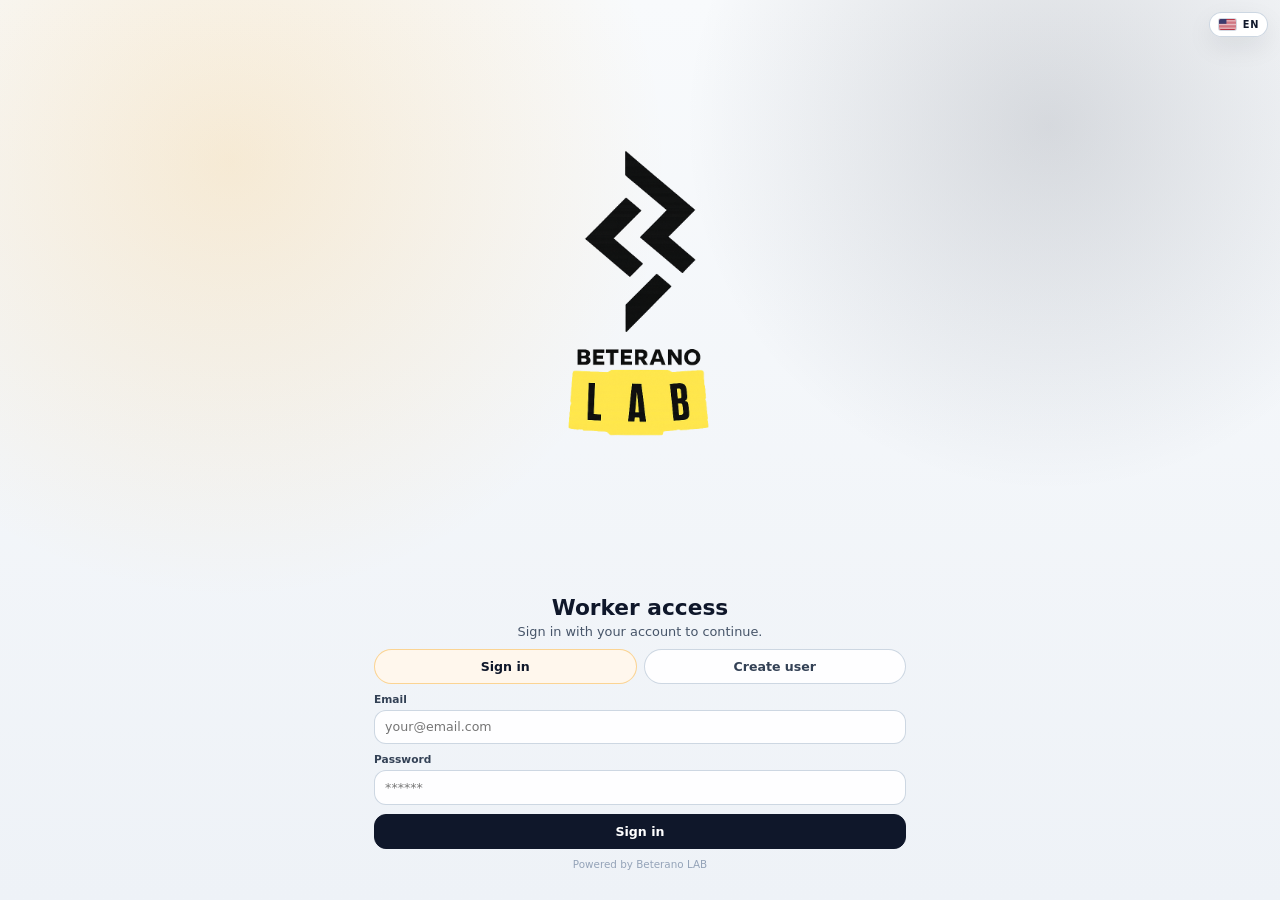
<file: index.html>
<!doctype html>
<html lang="es">
  <head>
    <meta charset="UTF-8" />
    <meta name="viewport" content="width=device-width, initial-scale=1.0" />
    <title>Beterano LAB Worker</title>
    <script type="module" crossorigin src="/assets/index-BR1qMizJ.js"></script>
    <link rel="stylesheet" crossorigin href="/assets/index-CH1VRTDu.css">
  </head>
  <body>
    <div id="root"></div>
  </body>
  </html>
</file>
<file: assets/index-CH1VRTDu.css>
.diagnostic-visual{background:#ffffffe6;border:1px solid rgba(15,23,42,.08);border-radius:14px;padding:.6rem .75rem;display:grid;gap:.5rem}.diagnostic-visual__hint{font-size:.75rem;color:#0f172a8c}.diagnostic-visual__canvas{position:relative;min-height:140px;border-radius:12px;border:1px dashed rgba(15,23,42,.16);background:#f8fafcd9;display:grid;place-items:center}.diagnostic-visual__canvas.is-editing{cursor:crosshair;background:var(--edit-highlight, rgba(254, 243, 199, .75));border-color:#facc1599}.diagnostic-visual__vehicle{font-size:.8rem;color:#0f172a8c}.diagnostic-visual__marker{position:absolute;transform:translate(-50%,-50%);width:30px;height:30px;border-radius:50%;border:1px solid rgba(15,23,42,.2);background:#fcd34dcc;color:#111827;font-weight:700;cursor:pointer;display:grid;place-items:center;box-shadow:0 8px 16px #0f172a29}.diagnostic-visual__marker.is-active{box-shadow:0 0 0 3px #93c5fd99}.diagnostic-visual__canvas.is-editing .diagnostic-visual__marker.is-active{box-shadow:0 0 0 3px #facc1599}.diagnostic-visual__legend{display:flex;gap:.5rem;flex-wrap:wrap}.diagnostic-visual__legend-item{font-size:.7rem;padding:.2rem .6rem;border-radius:999px;background:#e2e8f0cc;color:#0f172a99}.diagnostic-visual__legend-item--low{background:#fef9c3e6;color:#a16207}.diagnostic-visual__legend-item--review{background:#bfdbfecc;color:#1d4ed8}.diagnostic-visual__legend-item--critical{background:#fecacae6;color:#b91c1c}.work-card{border-radius:16px;border:1px solid rgba(15,23,42,.08);background:#ffffffe6;padding:.6rem;display:flex;flex-direction:column;gap:.5rem;min-height:72px;transition:transform .2s ease,opacity .2s ease,box-shadow .2s ease;position:relative;overflow:hidden}.work-card.is-active{box-shadow:0 0 0 2px #93c5fd99}.work-card--compact{opacity:.7;transform:none}.work-card--diagnostic{box-shadow:inset 0 0 0 1px #93c5fd66;min-height:220px}.work-card--task{box-shadow:inset 0 0 0 1px #bfdbfe59;min-height:220px}.work-card--assigned-self{background:var(--selection-bg, #fef3c7);border-color:var(--selection-accent, #f59e0b);box-shadow:inset 4px 0 0 0 var(--selection-accent, #f59e0b),inset 0 0 0 1px #f59e0b33}.work-card--assigned-other{background:#e2e8f0;border-color:#94a3b857;box-shadow:inset 4px 0 #94a3b8e6,inset 0 0 0 1px #94a3b833}.work-card--status-live{background:#dbeafe;border-color:#3b82f680;box-shadow:inset 4px 0 #3b82f6,inset 0 0 0 1px #60a5fa57,0 10px 24px #3b82f624}.work-card--assigned-self .work-card__note-input,.work-card--assigned-self .work-card__note-pill,.work-card--assigned-self .work-card__task-pill,.work-card--assigned-self .work-card__task-pill-timer,.work-card--assigned-self .work-card__time-edit-input,.work-card--assigned-self .work-card__system-select,.work-card--assigned-self .work-card__status-select,.work-card--assigned-self .work-card__icon-btn,.work-card--assigned-self .work-card__delete-pill{background:#fffbeb;border-color:#f59e0b3d}.work-card--assigned-other .work-card__note-input,.work-card--assigned-other .work-card__note-pill,.work-card--assigned-other .work-card__task-pill,.work-card--assigned-other .work-card__task-pill-timer,.work-card--assigned-other .work-card__time-edit-input,.work-card--assigned-other .work-card__system-select,.work-card--assigned-other .work-card__status-select,.work-card--assigned-other .work-card__icon-btn,.work-card--assigned-other .work-card__delete-pill{background:#f1f5f9;border-color:#94a3b83d}.work-card--status-live .work-card__note-input,.work-card--status-live .work-card__note-pill,.work-card--status-live .work-card__task-pill,.work-card--status-live .work-card__task-pill-timer,.work-card--status-live .work-card__time-edit-input,.work-card--status-live .work-card__system-select,.work-card--status-live .work-card__status-select,.work-card--status-live .work-card__icon-btn,.work-card--status-live .work-card__delete-pill{background:#eff6ff;border-color:#60a5fa4d}.work-card--part{box-shadow:inset 0 0 0 1px #e2e8f0cc;min-height:220px}.work-card--placeholder{align-items:flex-start;justify-content:center}.work-card--add{border-style:dashed;background:#ffffffa6;align-items:center;justify-content:center;min-height:120px;cursor:pointer}.work-card__add-plus{width:52px;height:52px;border-radius:18px;border:1px solid rgba(15,23,42,.12);background:#ffffffe6;display:grid;place-items:center;font-size:2rem;font-weight:700;color:#0f172ab3}.work-card__header{display:flex;align-items:flex-start;justify-content:space-between;gap:.6rem}.work-card__header-actions{display:inline-flex;align-items:center;gap:.4rem;margin-left:auto;margin-right:.2rem}.work-card__note-input{width:100%;border:1px solid rgba(15,23,42,.12);background:#ffffffe6;border-radius:999px;padding:.3rem .6rem;font-size:.75rem;color:#0f172acc;outline:none}.work-card__note-input::placeholder{color:#0f172a80}.work-card__note-input--area{border-radius:12px;line-height:1.3;resize:vertical;min-height:60px}.work-card__note-pill{display:flex;align-items:center;gap:.5rem;border:1px solid rgba(15,23,42,.12);background:#ffffffe6;border-radius:12px;padding:.35rem .5rem;min-width:0}.work-card__note-text{flex:1;min-width:0;font-size:.75rem;color:#0f172abf;white-space:nowrap;overflow:hidden;text-overflow:ellipsis}.work-card__note-actions{display:inline-flex;gap:.25rem;flex-shrink:0}.work-card__note-edit{display:flex;align-items:center;gap:.4rem}.work-card__note-action{border:none;background:transparent;padding:.2rem;border-radius:8px;cursor:pointer;color:#0f172a99}.work-card__note-action:hover{background:#94a3b81f;color:#0f172ad9}.work-card__note-action--danger{color:#dc2626cc}.work-card__note-action--confirm{color:#1e40afd9}.work-card__note-action--danger:hover{background:#fecaca73;color:#b91c1ce6}.work-card__task-pill{display:flex;align-items:center;justify-content:space-between;border:1px solid rgba(15,23,42,.12);background:#ffffffe6;border-radius:12px;padding:.25rem .35rem;gap:.4rem;width:100%}.work-card__task-pill-group{display:inline-flex;align-items:center;gap:.2rem}.work-card__task-pill-btn{border:none;background:transparent;padding:.25rem .45rem;border-radius:8px;cursor:pointer;color:#0f172ab3;display:inline-flex;align-items:center;justify-content:center;position:relative}.work-card__task-pill-btn.is-active{background:#f8fafce6;color:#0f172ad9}.work-card__task-pill-btn:disabled{opacity:.45;cursor:not-allowed}.work-card__task-pill-btn:hover{background:#94a3b81f}.work-card__task-pill-btn--done{background:#bbf7d0b3;color:#15803d}.work-card__task-pill-timer{min-width:54px;height:26px;border-radius:999px;border:1px solid rgba(15,23,42,.12);background:#f1f5f9e6;display:grid;place-items:center;font-size:.72rem;font-weight:700;color:#0f172ab3;padding:0;cursor:pointer}.work-card__task-pill-timer--done{background:#bbf7d0b3;color:#15803d;border-color:#86eface6}.work-card__task-pill-timer:disabled{cursor:not-allowed;opacity:.6}.work-card__time-edit{display:flex;align-items:center;gap:.4rem}.work-card__time-edit-label{font-size:.72rem;color:#0f172a99}.work-card__time-edit-input{width:88px;border:1px solid rgba(15,23,42,.12);border-radius:10px;padding:.2rem .4rem;font-size:.75rem;color:#0f172ad9;background:#ffffffe6}.work-card__assign-badge{position:absolute;top:-4px;right:-4px;min-width:16px;height:16px;border-radius:999px;background:#3b82f6e6;color:#fff;font-size:.6rem;font-weight:700;display:grid;place-items:center;padding:0 4px}.work-card__badge{width:28px;height:28px;border-radius:9px;background:#94a3b840;display:flex;align-items:center;justify-content:center;font-weight:700;line-height:1;text-align:center}.work-card--editing .work-card__badge{background:#fcd34de6;box-shadow:0 0 0 2px #fcd34d59}.work-card--editing{box-shadow:0 0 0 2px #facc1559}.work-card__title{font-weight:700;font-size:.88rem}.work-card__title-row{display:flex;align-items:center;gap:.35rem}.work-card__title-row .work-card__title{flex:1;min-width:0}.work-card__title-edit{display:inline-flex;align-items:center;justify-content:center;border:none;background:transparent;padding:0;margin:0;color:#0f172a73;cursor:pointer}.work-card__title-edit:focus-visible{outline:2px solid rgba(59,130,246,.6);border-radius:999px}.work-card__meta{font-size:.75rem;color:#0f172a99;display:flex;align-items:center;gap:.35rem}.work-card__system-select{border:1px solid rgba(15,23,42,.12);border-radius:999px;padding:.1rem .45rem;font-size:.7rem;background:#ffffffe6;color:#0f172acc}.work-card__status-select{border:1px solid rgba(15,23,42,.12);border-radius:999px;padding:.2rem .5rem;font-size:.7rem;background:#ffffffe6;color:#0f172acc}.work-card__status-select:disabled{opacity:.5}.work-card__part-body{display:flex;align-items:center;justify-content:space-between;gap:.6rem}.work-card__qty{display:inline-flex;align-items:center;gap:.35rem;border:1px solid rgba(15,23,42,.12);border-radius:999px;padding:.2rem .5rem;font-size:.75rem}.work-card__qty button{border:none;background:transparent;cursor:pointer;padding:0 .3rem;color:#0f172ab3}.work-card__qty button:disabled{opacity:.4;cursor:not-allowed}.work-card__chip{font-size:.7rem;font-weight:700;padding:.2rem .5rem;border-radius:999px}.work-card__chip--low{background:#fef9c3cc;color:#a16207}.work-card__chip--review{background:#bfdbfeb3;color:#1d4ed8}.work-card__chip--critical{background:#fecacacc;color:#b91c1c}.work-card__chip--status-pending{background:#e2e8f0cc;color:#475569}.work-card__chip--status-in_progress{background:#bfdbfeb3;color:#1d4ed8}.work-card__chip--status-blocked{background:#fee2e2b3;color:#b91c1c}.work-card__chip--status-done{background:#bbf7d0b3;color:#15803d}.work-card__chip--status-requested{background:#fef08a99;color:#92400e}.work-card__chip--status-ordered{background:#bfdbfeb3;color:#1d4ed8}.work-card__chip--status-received{background:#bbf7d0b3;color:#15803d}.work-card__actions{display:flex;gap:.5rem;flex-wrap:wrap;justify-content:flex-end;margin-top:auto}.work-card__confirm{display:inline-flex;gap:.35rem;align-items:center}.work-card__confirm-btn{border:1px solid rgba(15,23,42,.12);background:#ffffffe6;border-radius:10px;padding:.2rem .5rem;font-size:.72rem;cursor:pointer;color:#0f172ab3}.work-card__confirm-btn--danger{border-color:#f8717180;color:#b91c1cd9}.work-card__delete-pill{display:inline-flex;align-items:center;border:1px solid rgba(15,23,42,.12);border-radius:999px;overflow:hidden;background:#ffffffe6}.work-card__delete-pill.is-confirm{border-color:#94a3b866}.work-card__delete-pill-btn{border:none;background:transparent;padding:.25rem .45rem;display:inline-flex;align-items:center;justify-content:center;cursor:pointer;color:#b91c1cd9}.work-card__delete-pill-btn:hover{background:#fecaca73;color:#b91c1cf2}.work-card__delete-segment{border:none;background:transparent;padding:.25rem .45rem;display:inline-flex;align-items:center;justify-content:center;color:#0f172ab3}.work-card__delete-segment+.work-card__delete-segment{border-left:1px solid rgba(148,163,184,.35)}.work-card__delete-segment--muted{color:#64748bd9;background:#94a3b82e}.work-card__delete-segment--confirm{cursor:pointer;color:#b91c1cd9;background:#fee2e273}.work-card__delete-segment--confirm:hover{background:#fecaca99;color:#b91c1cf2}.work-card__actions--hidden{visibility:hidden;pointer-events:none}.work-card__assign{display:inline-flex;align-items:stretch;border:1px solid rgba(15,23,42,.12);border-radius:999px;overflow:hidden;background:#ffffffd9}.work-card__assign-btn{border:none;background:transparent;padding:.3rem .7rem;display:inline-flex;align-items:center;justify-content:center;cursor:pointer;color:#0f172ab3}.work-card__assign-btn+.work-card__assign-btn{border-left:1px solid rgba(15,23,42,.12)}.work-card__assign-btn:hover{background:#94a3b81f}.work-card__assign-initials{font-size:.7rem;font-weight:700;letter-spacing:.04em}.work-card__timer{display:inline-flex;align-items:stretch;border:1px solid rgba(15,23,42,.12);border-radius:999px;overflow:hidden;background:#ffffffd9}.work-card__timer-btn{border:none;background:transparent;padding:.3rem .7rem;display:inline-flex;align-items:center;justify-content:center;cursor:pointer;color:#0f172ab3}.work-card__timer-btn--active{background:#f8fafce6;color:#0f172acc}.work-card__timer-btn+.work-card__timer-btn{border-left:1px solid rgba(15,23,42,.12)}.work-card__timer-btn:disabled{opacity:.45;cursor:not-allowed}.work-card--paused{box-shadow:0 0 0 2px #facc1566}.work-card--paused>*:not(.work-card__paused-overlay){filter:blur(2px)}.work-card--paused:before{content:"";position:absolute;inset:0;background:#fde68a59;-webkit-backdrop-filter:blur(2px);backdrop-filter:blur(2px);border-radius:inherit}.work-card__paused-overlay{position:absolute;inset:0;border:none;background:transparent;display:grid;place-items:center;color:#64748be6;cursor:pointer;z-index:2;border-radius:inherit}.work-card__paused-icon{display:inline-flex;align-items:center;gap:.3rem;color:#64748be6}.work-card__paused-stack{display:flex;flex-direction:column;align-items:center;gap:.35rem}.work-card__paused-meta{font-size:.78rem;font-weight:600;color:#64748be6}.work-card__stop-confirm{position:absolute;inset:0;background:#0f172a66;display:flex;align-items:center;justify-content:center;border-radius:16px;z-index:5}.work-card__stop-panel{background:#fff;border-radius:16px;padding:16px;width:min(320px,92%);box-shadow:0 18px 40px #0f172a2e}.work-card__stop-title{font-size:.9rem;font-weight:700;color:#0f172a;margin-bottom:6px}.work-card__stop-body{font-size:.78rem;color:#64748bf2;margin-bottom:12px}.work-card__stop-actions{display:flex;justify-content:flex-end;gap:8px}.work-card__stop-btn{border-radius:999px;padding:6px 12px;border:1px solid rgba(15,23,42,.12);background:#f8fafceb;font-size:.75rem;font-weight:600;color:#0f172a}.work-card__stop-btn--primary{background:#111827;color:#fff;border-color:#111827}.work-card__paused-slash{font-size:1.1rem;line-height:1;color:#64748bb3}.work-card__icon-btn{border:1px solid rgba(15,23,42,.12);background:#ffffffd9;border-radius:10px;padding:.3rem .4rem;display:inline-flex;align-items:center;justify-content:center;cursor:pointer;color:#0f172ab3}.work-card__icon-btn--danger{border-color:#f8717180;color:#b91c1cd9}.work-card__icon-btn--danger:hover{background:#fecaca73;border-color:#dc2626b3;color:#b91c1cf2}.work-card__icon-btn--active{background:#bfdbfee6;border-color:#3b82f699;color:#1d4ed8}.work-card__icon-btn--editing{background:#fef3c7e6;border-color:#facc15b3;color:#92400e}.work-card__cta{border:1px dashed rgba(15,23,42,.2);background:transparent;border-radius:999px;padding:.3rem .6rem;font-size:.7rem;font-weight:600;cursor:pointer}.work-part__frame{border:1px solid rgba(15,23,42,.12);background:#ffffffd9;border-radius:12px;padding:.4rem;min-height:84px;max-height:140px;overflow:hidden;position:relative}.work-part__frame.is-editing{background:var(--edit-highlight, rgba(254, 249, 195, .7));border-color:#ca8a0433}.work-part__list{display:flex;flex-direction:column;gap:.35rem;max-height:120px;overflow-y:auto;padding-right:.2rem}.work-part__line{display:flex;flex-direction:column;gap:.35rem}.work-part__line-controls{display:flex;align-items:center;flex-wrap:wrap;gap:.35rem}.work-part__pill{border:1px solid rgba(15,23,42,.12);background:#fffffff2;border-radius:10px;padding:.25rem .4rem;display:grid;grid-template-columns:minmax(0,1fr) auto auto;align-items:center;gap:.35rem;cursor:pointer;text-align:left}.work-part__pill-name{font-size:.75rem;font-weight:600;color:#0f172ad9;overflow:hidden;text-overflow:ellipsis;white-space:nowrap}.work-part__pill-system{font-size:.7rem;color:#0f172a99}.work-part__pill-qty{font-size:.7rem;font-weight:700;color:#0f172ab3}.work-part__row{display:flex;align-items:center;gap:.4rem}.work-part__input{flex:1;border:1px solid rgba(15,23,42,.12);border-radius:10px;padding:.25rem .4rem;font-size:.75rem}.work-part__add-btn{border:1px solid rgba(15,23,42,.12);background:#fffffff2;border-radius:999px;width:26px;height:26px;display:grid;place-items:center;cursor:pointer;font-weight:700;color:#0f172ab3}.work-part__row--add{justify-content:flex-end}.work-part__popover{position:absolute;transform:translate(-50%,-120%);background:#fff;border:1px solid rgba(15,23,42,.12);border-radius:10px;padding:.35rem .5rem;font-size:.75rem;box-shadow:0 10px 20px #0f172a26;z-index:2;pointer-events:none;white-space:nowrap}.work-part__popover-meta{font-size:.68rem;color:#0f172a99;margin-top:.15rem}.work-card__meta--planning{color:#3b82f6e6;font-weight:600}.work-action-modal{position:fixed;inset:0;display:grid;place-items:center;z-index:210}.work-action-modal__backdrop{position:absolute;inset:0;background:#0f172a59;border:none}.work-action-modal__panel{position:relative;width:min(420px,92vw);background:#fff;border-radius:16px;box-shadow:0 18px 40px #0f172a38;padding:1rem;display:grid;gap:.75rem;z-index:1}.work-action-modal__header{display:flex;align-items:center;justify-content:space-between}.work-action-modal__title{font-size:var(--fs-3);font-weight:700}.work-action-modal__close{border:none;background:transparent;cursor:pointer;font-size:1rem}.work-action-modal__input,.work-action-modal__textarea{border:1px solid rgba(15,23,42,.12);border-radius:12px;padding:.6rem .75rem;font-size:var(--fs-2);width:100%}.work-action-modal__textarea{min-height:120px;resize:vertical}.work-action-modal__visual{border-radius:12px;border:1px solid rgba(15,23,42,.08);background:#f8fafcb3;padding:.5rem}.work-action-modal__visual .diagnostic-visual__canvas{min-height:160px}.work-action-modal__workers{display:grid;gap:.4rem;max-height:220px;overflow:auto;padding:.25rem .1rem}.work-action-modal__worker{display:flex;align-items:center;gap:.5rem;font-size:var(--fs-2);color:#0f172acc}.work-action-modal__empty{font-size:var(--fs-2);color:#0f172a99}.work-action-modal__publish-toggle{display:inline-flex;align-items:center;gap:.5rem;font-size:var(--fs-2);color:#0f172acc}.work-action-modal__publish-toggle input{accent-color:rgba(59,130,246,.9)}.work-action-modal__actions{display:flex;justify-content:flex-end;gap:var(--sp-2)}.work-action-modal__btn{border:1px solid rgba(15,23,42,.12);background:#ffffffe6;border-radius:999px;padding:.4rem .9rem;font-size:var(--fs-2);cursor:pointer}.work-action-modal__btn--primary{background:#93c5fde6;border-color:#3b82f680;color:#1d4ed8}.work-action-modal__label{font-size:var(--fs-1);color:#0f172ab3}.work-action-modal__summary{display:grid;gap:.25rem;font-size:var(--fs-2);color:#0f172abf}.works-kpis-grid{display:grid;grid-template-columns:repeat(4,minmax(0,1fr));gap:1rem}.works-work-header{display:flex;align-items:center;gap:var(--sp-2);padding-top:var(--sp-2);padding-bottom:var(--sp-2)}.works-kpis__cards{flex:1;transform:translateY(calc(var(--sp-2) * -1))}.works-work-header__info{margin-left:var(--sp-2);display:flex;flex-direction:column;gap:.15rem}.works-work-header .work-context__meta{margin-top:.1rem;margin-bottom:.3rem}.works-work-header__actions{margin-left:auto;display:flex;gap:var(--sp-2);flex-wrap:wrap;transform:translateY(calc(var(--sp-2) * -1))}.works-work-header__action{border:1px solid var(--works-border);background:#ffffffb3;border-radius:999px;padding:var(--sp-1, 4px) var(--sp-2, 8px);font-size:var(--fs-1, 12px);font-weight:600;color:var(--works-text);display:inline-flex;align-items:center;gap:var(--sp-1, 4px);cursor:pointer}.works-work-header__action:hover{background:#fffffff2}.works-work-header__action--edit{background:var(--edit-highlight, rgba(254, 249, 195, .7));border-color:transparent}.works-work-header__action--edit:hover{background:var(--edit-highlight, rgba(254, 249, 195, .9))}.works-work-header__action:disabled{opacity:.5;cursor:not-allowed;transform:none}.works-kpi-card{background:var(--works-card-bg);border:1px solid var(--works-border);border-radius:var(--works-radius);padding:var(--sp-1) var(--sp-2);display:flex;flex-direction:column;gap:var(--sp-1);box-shadow:var(--works-shadow)}.works-kpi-value{font-size:var(--fs-2);font-weight:700;color:var(--selection-accent, #10b981)}.works-kpi-label{font-size:10px;color:var(--works-text);opacity:.8}.works-kpi-card.sla-warning .works-kpi-value{color:#f59e0b}.works-kpi-card.sla-danger .works-kpi-value{color:#ef4444}.parts-picker__overlay{position:fixed;inset:0;background:#0f172a59;display:grid;place-items:center;z-index:60}.parts-picker__modal{width:min(1100px,90vw);max-height:85vh;background:#fff;border-radius:18px;box-shadow:0 20px 45px #0f172a40;display:flex;flex-direction:column;overflow:hidden}.parts-picker__header{display:flex;align-items:center;justify-content:space-between;padding:1rem 1.25rem;border-bottom:1px solid rgba(15,23,42,.08)}.parts-picker__title{font-size:1rem;font-weight:700}.parts-picker__subtitle{font-size:.8rem;color:#0f172a99}.parts-picker__close{border:none;background:#94a3b826;border-radius:10px;padding:.4rem;cursor:pointer}.parts-picker__toolbar{display:flex;gap:.6rem;padding:.8rem 1.25rem .4rem;align-items:center}.parts-picker__search{flex:1;border:1px solid rgba(15,23,42,.15);border-radius:12px;padding:.6rem .8rem;font-size:.85rem}.parts-picker__search-wrap{position:relative;flex:1}.parts-picker__search-dropdown{position:absolute;top:calc(100% + .35rem);left:0;right:0;background:#fff;border:1px solid rgba(15,23,42,.12);border-radius:12px;box-shadow:0 16px 30px #0f172a2e;padding:.6rem;max-height:40vh;overflow-y:auto;z-index:5}.parts-picker__mode-btn{border:1px solid rgba(15,23,42,.12);background:#ffffffe6;border-radius:999px;padding:.4rem .9rem;font-size:.8rem;cursor:pointer}.parts-picker__mode-btn.is-active{background:#94a3b826;border-color:#0f172a33}.parts-picker__chips{display:flex;gap:.4rem;padding:0 1.25rem .8rem;flex-wrap:wrap}.parts-picker__chip{background:#94a3b82e;border-radius:999px;padding:.25rem .6rem;font-size:.7rem;color:#0f172ab3}.parts-picker__body{padding:0 1.25rem;overflow:hidden}.parts-picker__existing{margin-top:.8rem;padding:0 1.25rem}.parts-picker__existing-title{font-size:.75rem;font-weight:700;color:#0f172a99;text-transform:uppercase;letter-spacing:.05em;margin-bottom:.4rem}.parts-picker__existing-list{display:flex;flex-direction:column;gap:.5rem;max-height:18vh;overflow-y:auto}.parts-picker__existing-row{display:flex;align-items:center;justify-content:space-between;gap:.5rem;border:1px solid rgba(15,23,42,.08);border-radius:12px;padding:.45rem .7rem;background:#f8fafccc}.parts-picker__existing-name{font-size:.8rem;font-weight:600;color:#0f172ad9;flex:1;min-width:0}.parts-picker__existing-meta{font-size:.7rem;color:#0f172a99;white-space:nowrap}.parts-picker__existing-remove{border:none;background:#f871711f;color:#b91c1ce6;border-radius:999px;padding:.25rem .6rem;font-size:.7rem;cursor:pointer}.parts-picker__search-panel{display:flex;flex-direction:column;gap:1rem;max-height:35vh;overflow-y:auto;padding-bottom:.5rem}.parts-picker__section-title{font-size:.75rem;font-weight:700;color:#0f172a99;text-transform:uppercase;letter-spacing:.05em}.parts-picker__results{display:flex;flex-direction:column;gap:.5rem}.parts-picker__result-row{display:flex;justify-content:space-between;gap:1rem;align-items:center;border:1px solid rgba(15,23,42,.08);border-radius:12px;padding:.5rem .8rem}.parts-picker__result-name{font-weight:600;font-size:.85rem}.parts-picker__result-meta{font-size:.7rem;color:#0f172a99}.parts-picker__add-btn{border:none;background:#3b82f61f;color:#2563ebe6;border-radius:999px;padding:.35rem .7rem;font-size:.75rem;cursor:pointer}.parts-picker__explore-grid{display:grid;grid-template-columns:repeat(4,minmax(0,1fr));gap:.6rem;max-height:40vh;overflow:hidden}.parts-picker__explore-col{border:1px solid rgba(15,23,42,.08);border-radius:12px;padding:.5rem;display:flex;flex-direction:column;gap:.4rem;min-height:0}.parts-picker__explore-title{font-size:.7rem;font-weight:700;color:#0f172a99;text-transform:uppercase}.parts-picker__explore-list{display:flex;flex-direction:column;gap:.35rem;overflow-y:auto;min-height:0}.parts-picker__explore-item{border:none;background:#94a3b81f;border-radius:10px;padding:.35rem .5rem;font-size:.75rem;cursor:pointer;text-align:left}.parts-picker__explore-item.is-active{background:#3b82f626;color:#1e40aff2}.parts-picker__explore-element{display:flex;justify-content:space-between;align-items:center;gap:.5rem;border:1px solid rgba(15,23,42,.08);border-radius:10px;padding:.35rem .5rem;font-size:.75rem}.parts-picker__explore-element button{border:none;background:#3b82f61f;color:#2563ebe6;border-radius:999px;padding:.2rem .6rem;font-size:.7rem;cursor:pointer}.parts-picker__cart{border-top:1px solid rgba(15,23,42,.08);padding:.8rem 1.25rem 1rem;background:#f8fafcb3}.parts-picker__cart-header{display:flex;justify-content:space-between;align-items:center;font-size:.8rem;font-weight:600;margin-bottom:.5rem}.parts-picker__cart-list{display:flex;flex-direction:column;gap:.5rem;max-height:20vh;overflow-y:auto}.parts-picker__cart-row{display:flex;justify-content:space-between;align-items:center;gap:.8rem;border:1px solid rgba(15,23,42,.08);border-radius:12px;padding:.5rem;background:#fff}.parts-picker__cart-title{flex:1;min-width:0}.parts-picker__cart-name{font-weight:600;font-size:.8rem}.parts-picker__cart-meta{font-size:.7rem;color:#0f172a8c}.parts-picker__cart-controls{display:flex;align-items:center;gap:.5rem}.parts-picker__qty{display:inline-flex;align-items:center;gap:.25rem;border:1px solid rgba(15,23,42,.12);border-radius:999px;padding:.15rem .4rem;font-size:.75rem}.parts-picker__qty button{border:none;background:transparent;cursor:pointer;padding:0 .3rem}.parts-picker__cart-controls select{border:1px solid rgba(15,23,42,.12);border-radius:10px;padding:.25rem .4rem;font-size:.75rem}.parts-picker__remove-btn{border:none;background:#f871711f;color:#b91c1ce6;border-radius:999px;padding:.25rem .6rem;font-size:.7rem;cursor:pointer}.parts-picker__cart-footer{display:flex;justify-content:flex-end;margin-top:.6rem}.parts-picker__primary-btn{border:none;background:#1e40aff2;color:#fff;border-radius:999px;padding:.5rem 1rem;font-size:.8rem;cursor:pointer}.parts-picker__primary-btn:disabled{opacity:.5;cursor:not-allowed}.parts-picker__secondary-btn{border:1px solid rgba(15,23,42,.12);background:#fff;border-radius:999px;padding:.25rem .7rem;font-size:.7rem;cursor:pointer}.parts-picker__empty{font-size:.75rem;color:#0f172a80;padding:.5rem 0}.triad-board{display:flex;flex-direction:column;gap:var(--sp-3);height:100%;max-height:100%;min-height:0;flex:1 1 0%}.triad-board__visual{flex:0 0 auto;border-radius:0;border:none;background:transparent;padding:0;margin-top:var(--sp-3);width:100%;align-self:flex-start;display:grid;grid-template-columns:minmax(0,420px) minmax(0,1fr);gap:var(--sp-4);align-items:start}.triad-board__visual-left,.triad-board__visual-right{min-width:0}.triad-board__visual-right{justify-self:end;width:100%;max-width:520px}.triad-board__view-toggle{display:flex;justify-content:flex-end;align-items:center;width:100%;padding-right:var(--sp-2)}.triad-board__view-toggle-pill{display:inline-flex;align-items:center;gap:.25rem;padding:.25rem;border-radius:var(--radius-pill);background:#ffffffd9;border:1px solid rgba(15,23,42,.12);box-shadow:0 6px 14px #0f172a14}.triad-board__view-toggle-btn{border:none;background:transparent;padding:.4rem 1rem;border-radius:var(--radius-pill);font-size:.75rem;font-weight:600;color:#0f172aa6;cursor:pointer;transition:background .2s ease,color .2s ease;display:inline-flex;align-items:center;justify-content:center}.triad-board__view-toggle-btn:hover{color:#0f172acc}.triad-board__view-toggle-btn.is-active{background:#93c5fdd9;color:#1d4ed8}.triad-board__view-toggle-icon{width:18px;height:18px}.triad-board__canvas{position:relative;flex:1 1 0%;min-height:0;max-height:100%;border-radius:var(--radius-md);border:1px solid rgba(15,23,42,.08);background:#fffffff2;overflow:hidden;display:flex;flex-direction:column}.triad-board__toolbar{display:grid;grid-template-columns:repeat(3,minmax(0,1fr));column-gap:calc(var(--sp-5) * 2);align-items:center;padding:var(--sp-3) var(--sp-3) 0}.triad-board__toolbar-item{position:relative;display:grid;grid-template-columns:1fr;align-items:center;min-width:0}.triad-board__toolbar-item>.triad-column__title{grid-column:1;grid-row:1;justify-self:center;width:100%;text-align:center}.triad-board__toolbar-item>.triad-column__add--toolbar{grid-column:1;grid-row:1;justify-self:end}.triad-board__canvas--editing .triad-board__toolbar-item,.triad-board__toolbar-item--stacked{display:flex;flex-direction:column;align-items:center;gap:var(--sp-1)}.triad-column__add--toolbar{width:auto;min-height:22px;padding:.05rem .35rem;flex:0 0 auto}.triad-board__canvas--editing .triad-column__add--toolbar{background:var(--edit-highlight, rgba(254, 249, 195, .7));border-color:transparent;min-height:22px;padding:.05rem .35rem}.triad-board__canvas--editing .triad-column__add--toolbar .triad-column__add-plus{font-size:.85rem}.triad-column__add--toolbar.triad-column__add--active{background:var(--edit-highlight, rgba(254, 249, 195, .7));border-color:transparent}.triad-column__add--toolbar .triad-column__add-plus{font-size:.85rem}.triad-column__add--hidden{visibility:hidden;pointer-events:none}.triad-column__add--active{background:var(--edit-highlight, rgba(254, 249, 195, .7));border-color:transparent}.triad-board__scroll{position:relative;flex:1 1 0%;min-height:0;height:100%;max-height:100%;overflow-y:auto}.triad-board__surface{position:relative;min-height:100%}.triad-board__grid{display:grid;grid-template-columns:repeat(3,minmax(0,1fr));column-gap:calc(var(--sp-5) * 2);row-gap:var(--sp-4);flex:1 1 auto;min-height:0;overflow:visible;padding:var(--sp-3);position:relative;z-index:1}.triad-cascade{display:flex;flex-direction:column;gap:var(--sp-4);padding:var(--sp-3);position:relative;z-index:1;--cascade-indent: clamp(.5rem, 4vw, 3rem)}.triad-cascade__level{display:flex;flex-direction:column;gap:var(--sp-3);padding:var(--sp-3);border-radius:18px;border:1px solid rgba(15,23,42,.08);background:#f8fafce6;box-shadow:0 10px 22px #0f172a0f}.triad-cascade__level+.triad-cascade__level{margin-top:var(--sp-2)}.triad-cascade__diagnostic{display:flex;flex-direction:column;gap:var(--sp-2);position:relative}.triad-cascade__tasks{display:flex;flex-direction:column;gap:var(--sp-3);margin-left:var(--cascade-indent)}.triad-cascade__task-block{display:flex;flex-direction:column;gap:var(--sp-2)}.triad-cascade__parts{display:flex;flex-direction:column;gap:var(--sp-2);margin-left:var(--cascade-indent)}.triad-cascade__label{font-weight:700;font-size:var(--fs-2);color:#0f172a99;padding-left:var(--sp-1)}.triad-cascade__add-card{min-height:120px;border-radius:16px;display:grid;place-items:center;font-size:1.2rem;background:var(--edit-highlight, rgba(254, 249, 195, .7));border-color:transparent}.triad-cascade__add-btn{width:var(--cascade-plus-size, 28px);height:var(--cascade-plus-size, 28px);border-radius:999px;border:1px solid rgba(15,23,42,.15);background:var(--edit-highlight, rgba(254, 249, 195, .7));color:#0f172abf;font-size:1rem;font-weight:700;display:grid;place-items:center;cursor:pointer;box-shadow:0 6px 12px #0f172a14}.triad-cascade__add-btn--tasks,.triad-cascade__add-btn--parts{position:absolute;left:4px;bottom:0;transform:translate(-50%,50%)}.triad-cascade__add-btn--tasks{bottom:var(--cascade-plus-size, 28px)}.triad-board__canvas--cascade{--cascade-line: rgba(148, 163, 184, .55);--cascade-line-accent: rgba(148, 163, 184, .35);--cascade-plus-size: 28px}.triad-board__canvas--cascade .triad-cascade__tasks,.triad-board__canvas--cascade .triad-cascade__parts{position:relative;padding-left:18px;padding-bottom:var(--cascade-plus-size)}.triad-board__canvas--cascade .triad-cascade__tasks:before,.triad-board__canvas--cascade .triad-cascade__parts:before{content:"";position:absolute;top:calc(var(--sp-2) * -1);bottom:0;left:4px;width:2px;border-radius:999px;background:linear-gradient(to bottom,var(--cascade-line-accent),var(--cascade-line),var(--cascade-line-accent));pointer-events:none}.triad-board__canvas--cascade .triad-cascade__tasks:before{bottom:var(--cascade-plus-size)}.triad-board__canvas--cascade .triad-cascade__diagnostic:after{content:"";position:absolute;left:calc(var(--cascade-indent) + 4px);top:100%;width:2px;height:var(--sp-2);border-radius:999px;background:var(--cascade-line);pointer-events:none}.triad-board__canvas--cascade .triad-cascade__task-block>.triad-card{position:relative}.triad-board__canvas--cascade .triad-cascade__task-block>.triad-card:before{content:"";position:absolute;left:-14px;top:50%;width:14px;height:2px;border-radius:999px;background:var(--cascade-line);transform:translateY(-50%);pointer-events:none}.triad-board__canvas--cascade .triad-cascade__task-block--has-parts>.triad-card:after{content:"";position:absolute;left:calc(var(--cascade-indent) + 4px);top:100%;width:2px;height:var(--sp-2);border-radius:999px;background:var(--cascade-line);pointer-events:none}.triad-board__canvas--cascade .triad-cascade__parts .triad-card{position:relative}.triad-board__canvas--cascade .triad-cascade__parts .triad-card:before{content:"";position:absolute;left:-14px;top:50%;width:14px;height:2px;border-radius:999px;background:var(--cascade-line);transform:translateY(-50%);pointer-events:none}.triad-board__canvas--cascade .work-card{padding:.35rem;gap:.4rem}.triad-board__canvas--cascade .work-card--diagnostic,.triad-board__canvas--cascade .work-card--task,.triad-board__canvas--cascade .work-card--part{min-height:72px}.triad-board__canvas--cascade .work-card{display:grid;grid-template-columns:minmax(220px,2fr) minmax(180px,1fr) minmax(200px,1fr) auto;align-items:center;column-gap:var(--sp-2);row-gap:0}.triad-board__canvas--cascade .work-card__header,.triad-board__canvas--cascade .work-card__note-pill,.triad-board__canvas--cascade .work-card__note-edit,.triad-board__canvas--cascade .work-card__task-pill,.triad-board__canvas--cascade .work-card__time-edit,.triad-board__canvas--cascade .work-part__frame,.triad-board__canvas--cascade .work-card__actions{grid-row:1;margin:0}.triad-board__canvas--cascade .work-card__header{grid-column:1;align-items:center}.triad-board__canvas--cascade .work-card__header>div{display:flex;align-items:center;gap:var(--sp-2);min-width:0}.triad-board__canvas--cascade .work-card__title{white-space:nowrap;overflow:hidden;text-overflow:ellipsis;max-width:220px}.triad-board__canvas--cascade .work-card__meta{margin:0;white-space:nowrap}.triad-board__canvas--cascade .work-card__system-select{max-width:160px}.triad-board__canvas--cascade .work-card__note-pill,.triad-board__canvas--cascade .work-card__note-edit{grid-column:2;min-width:0}.triad-board__canvas--cascade .work-card--diagnostic .work-card__note-pill,.triad-board__canvas--cascade .work-card--diagnostic .work-card__note-edit{grid-column:2 / span 2}.triad-board__canvas--cascade .work-card__note-pill{padding:.2rem .4rem}.triad-board__canvas--cascade .work-card__note-input--area{min-height:22px;height:22px;resize:none;padding:.15rem .35rem;line-height:1.1}.triad-board__canvas--cascade .work-card__task-pill,.triad-board__canvas--cascade .work-card__time-edit,.triad-board__canvas--cascade .work-part__frame{grid-column:3}.triad-board__canvas--cascade .work-card--part .work-part__frame{grid-column:2 / span 2;min-height:0;max-height:none;padding:.25rem}.triad-board__canvas--cascade .work-card__task-pill{padding:.15rem .25rem}.triad-board__canvas--cascade .work-card__task-pill-timer{height:20px;min-width:44px;font-size:.66rem}.triad-board__canvas--cascade .work-card__system-select,.triad-board__canvas--cascade .work-card__status-select{padding:.1rem .35rem;font-size:.65rem}.triad-board__canvas--cascade .work-card__actions{grid-column:4;justify-self:end;margin-top:0;flex-wrap:nowrap}.triad-board__canvas--cascade .work-card--part .work-card__header{display:contents}.triad-board__canvas--cascade .work-card--part .work-card__header>div:first-child,.triad-board__canvas--cascade .work-card--part .work-card__header-actions{grid-row:1}.triad-board__canvas--cascade .work-card--part .work-card__header>div:first-child{grid-column:1;display:flex;align-items:center;gap:var(--sp-2);min-width:0}.triad-board__canvas--cascade .work-card--part .work-card__header-actions{grid-column:4;justify-self:end;margin-right:0}.triad-board__canvas--cascade .work-part__list{max-height:none;overflow:visible}.triad-board__canvas--cascade .work-part__line{flex-direction:row;align-items:center;gap:.5rem}.triad-board__canvas--cascade .work-part__line-controls{flex-wrap:nowrap}.triad-board__empty{padding:var(--sp-4);color:#0f172a99}.triad-column{display:flex;flex-direction:column;gap:var(--sp-2);min-height:0}.triad-column__title{font-weight:700;font-size:var(--fs-3);color:#0f172abf}.triad-column__list{flex:1;min-height:0;overflow:visible;display:flex;flex-direction:column;gap:var(--sp-3);padding-right:0}.triad-column__add{width:100%;border:1px solid rgba(15,23,42,.12);background:#ffffffeb;border-radius:16px;padding:.45rem .6rem;min-height:46px;display:grid;place-items:center;cursor:pointer;transition:background .2s ease,border-color .2s ease,transform .2s ease}.triad-column__add:hover{background:#fff;border-color:#0f172a33;transform:translateY(-1px)}.triad-board__canvas--cascade .triad-cascade__add-card{background:var(--edit-highlight, rgba(254, 249, 195, .7));border-color:transparent}.triad-column__add-plus{font-size:1.6rem;font-weight:700;color:#0f172ab3;line-height:1}.triad-board__toolbar .triad-column__add--toolbar{min-height:22px;padding:.05rem .35rem}.triad-board__toolbar .triad-column__add--toolbar .triad-column__add-plus{font-size:.85rem}.triad-card{position:relative}.triad-card--highlight .work-card{box-shadow:0 0 0 2px #93c5fda6}.triad-card--link-target .work-card{box-shadow:0 0 0 2px #10b98180}.triad-card--link-source .work-card{box-shadow:0 0 0 2px #3b82f6b3}.triad-card--selected .work-card{outline:2px solid rgba(15,23,42,.25);outline-offset:0}.triad-anchor{position:absolute;top:50%;width:12px;height:12px;border-radius:999px;border:2px solid rgba(15,23,42,.7);background:#fff;transform:translateY(-50%);cursor:pointer;z-index:3}.triad-board__canvas:not(.triad-board__canvas--editing) .triad-anchor{pointer-events:none}.triad-anchor--left{left:-6px}.triad-anchor--right{right:-6px}.triad-board__canvas--linking .triad-anchor{box-shadow:0 0 0 4px #10b98126}.triad-connections{position:absolute;inset:0;width:100%;height:100%;z-index:0;pointer-events:none}.triad-board__canvas--editing .triad-connections{z-index:2}.triad-connection-group{cursor:pointer;pointer-events:auto}.triad-board__canvas:not(.triad-board__canvas--editing) .triad-connection-group{cursor:default;pointer-events:none}.triad-connection-hit{fill:none;stroke:transparent;stroke-width:14;pointer-events:stroke}.triad-board__canvas:not(.triad-board__canvas--editing) .triad-connection-hit{pointer-events:none}.triad-connection{fill:none;stroke:#0f172a59;stroke-width:2.5;pointer-events:none;transition:stroke .15s ease}.triad-connection--draft{stroke:#0f172a59;stroke-dasharray:6 6}.triad-connection-group:hover .triad-connection{stroke:#3b82f6bf}.triad-link-hint{position:absolute;top:var(--sp-2);right:var(--sp-2);background:#0f172ad9;color:#fff;padding:.35rem .6rem;border-radius:999px;font-size:.75rem;z-index:4}.triad-edge-popover{position:absolute;transform:translate(-50%,-120%);background:#fff;border:1px solid rgba(15,23,42,.12);border-radius:10px;padding:.35rem;box-shadow:0 10px 20px #0f172a26;z-index:4}.triad-edge-popover button{border:none;background:transparent;color:#dc2626e6;font-weight:600;cursor:pointer}@media(max-width:1100px){.triad-board__grid{grid-template-columns:1fr}.triad-board__toolbar{grid-template-columns:1fr;row-gap:var(--sp-2)}.triad-anchor{display:none}}@media(max-width:900px){.triad-cascade__tasks,.triad-cascade__parts{margin-left:0}}.work-activity-drawer{position:fixed;inset:0;pointer-events:none;z-index:1200}.work-activity-drawer.is-open{pointer-events:auto}.work-activity-drawer__overlay{position:absolute;inset:0;background:#0f172a33;border:none;opacity:0;transition:opacity .2s ease}.work-activity-drawer.is-open .work-activity-drawer__overlay{opacity:1}.work-activity-drawer__panel{position:absolute;top:0;right:0;height:100%;width:min(560px,100%);background:#fffffff2;border-left:1px solid rgba(15,23,42,.08);transform:translate(100%);transition:transform .2s ease;display:flex;flex-direction:column;outline:none}.work-activity-drawer.is-open .work-activity-drawer__panel{transform:translate(0);box-shadow:-12px 0 30px #0f172a26}.work-activity-drawer__header{display:flex;align-items:flex-start;justify-content:space-between;padding:1rem 1.25rem;border-bottom:1px solid rgba(15,23,42,.08);background:#ffffffe6}.work-activity-drawer__title{font-size:1rem;font-weight:700}.work-activity-drawer__subtitle{margin-top:.25rem;font-size:.75rem;color:#0f172a99}.work-activity-drawer__close{border:none;background:#0f172a14;border-radius:10px;padding:.35rem;cursor:pointer}.work-activity-drawer__controls{padding:.75rem 1.25rem;border-bottom:1px solid rgba(15,23,42,.08);display:grid;gap:.6rem}.work-activity-drawer__search{width:100%;border:1px solid rgba(15,23,42,.12);border-radius:10px;padding:.45rem .6rem;font-size:.8rem}.work-activity-drawer__filters{display:flex;flex-wrap:wrap;gap:.4rem}.work-activity-drawer__filter{border:1px solid rgba(15,23,42,.12);border-radius:999px;padding:.25rem .6rem;font-size:.7rem;background:#ffffffe6;color:#0f172ab3;cursor:pointer}.work-activity-drawer__filter.is-active{background:#93c5fd99;border-color:#3b82f64d;color:#1d4ed8}.work-activity-drawer__content{flex:1;overflow:auto;padding:1rem 1.25rem 1.5rem}.work-activity-drawer__state{font-size:.8rem;color:#0f172a99}.work-activity-timeline{display:grid;gap:1rem;position:relative;padding:.25rem 0}.work-activity-timeline:before{content:"";position:absolute;left:50%;top:0;bottom:0;width:2px;background:#0f172a1f;transform:translate(-50%);z-index:0}.work-activity-timeline__day{font-size:.7rem;font-weight:700;text-transform:uppercase;letter-spacing:.08em;color:#0f172a8c}.work-activity-timeline__item{display:grid;grid-template-columns:70px 64px 28px 1fr minmax(140px,1fr);column-gap:.15rem;row-gap:.6rem;align-items:center;padding:.6rem .75rem;border-radius:12px;border:1px solid rgba(15,23,42,.08);background:#ffffffd9;position:relative;z-index:1;cursor:pointer}.work-activity-timeline__item+.work-activity-timeline__item{margin-top:.6rem}.work-activity-timeline__time,.work-activity-timeline__actor{font-size:.78rem;color:#0f172ab3}.work-activity-timeline__icon{width:28px;height:28px;border-radius:10px;background:#93c5fd66;color:#1e3a8a;display:grid;place-items:center;justify-self:start;margin-left:-4px}.work-activity-timeline__summary{font-size:.78rem;font-weight:700;color:#0f172abf;padding-left:.4rem;padding-right:.4rem}.work-activity-timeline__details{font-size:.82rem;font-weight:600;color:#0f172ad9;display:flex;align-items:center;gap:.4rem;flex-wrap:wrap;padding-left:.5rem}.work-activity-timeline__details.is-empty{justify-content:center;color:#0f172a80}.work-activity-timeline__media{display:flex;gap:.35rem;flex-wrap:wrap}.work-activity-timeline__thumb{width:44px;height:32px;border-radius:8px;object-fit:cover;border:1px solid rgba(15,23,42,.12)}@media(max-width:900px){.work-activity-drawer__panel{width:100%}}.work-context-panel .context-panel__body{overflow:auto;padding-top:0}.work-context-panel{--context-panel-width: 360px}.work-context-panel--noheader .context-panel__header{display:none}.work-context{--work-panel-bg: rgba(254, 249, 195, .7);--work-panel-surface: rgba(255, 255, 255, .78);--work-panel-border: rgba(15, 23, 42, .12);--work-panel-muted: rgba(15, 23, 42, .6);--work-panel-accent: #93c5fd;--work-panel-accent-strong: #60a5fa;display:flex;flex-direction:column;height:100%;background:var(--work-panel-bg);color:var(--works-text, #111827)}.work-context__header{padding:.8rem 1rem .6rem;border-bottom:1px solid var(--work-panel-border);background:var(--work-panel-surface);-webkit-backdrop-filter:blur(10px);backdrop-filter:blur(10px);margin-bottom:0}.work-context__title{font-size:.98rem;font-weight:700}.work-context__meta{margin-top:.25rem;font-size:.75rem;color:var(--work-panel-muted)}.work-context__tabs{display:flex;gap:.35rem;padding:.35rem 1rem;border-bottom:1px solid var(--work-panel-border);background:var(--work-panel-surface);-webkit-backdrop-filter:blur(10px);backdrop-filter:blur(10px)}.work-context__section{display:flex;flex-direction:column;gap:.75rem}.work-context__section-header{display:flex;justify-content:flex-start}.work-context__toggle{display:inline-flex;border-radius:999px;border:1px solid var(--work-panel-border);background:#ffffffb3;padding:.2rem;gap:.2rem}.work-context__toggle-btn{border:none;background:transparent;padding:.25rem .7rem;border-radius:999px;font-size:.7rem;font-weight:600;cursor:pointer;color:#0f172ab3}.work-context__toggle-btn.is-active{background:#93c5fdb3;color:#1d4ed8}.work-context__section-title{font-weight:700;font-size:.85rem}.work-context__pill{display:flex;align-items:center;justify-content:space-between;gap:.5rem;padding:.35rem .6rem;border-radius:999px;border:1px solid var(--work-panel-border);background:#fffc;font-size:.78rem}.work-context__pill-edit{border:none;background:#0f172a14;color:#0f172ab3;border-radius:999px;padding:.15rem .4rem;font-size:.65rem;font-weight:600;cursor:pointer;text-transform:uppercase}.work-context__pill-edit:hover{background:#0f172a24}.work-context__actions{display:flex;gap:.5rem;flex-wrap:wrap}.work-context__gallery{display:grid;gap:.6rem}.work-context__gallery-main{border:1px solid var(--work-panel-border);border-radius:16px;background:#ffffffb3;height:180px;display:grid;place-items:center;font-size:.8rem;color:var(--work-panel-muted)}.work-context__gallery-frame{padding:.4rem .7rem;border-radius:999px;background:#0f172a14;font-weight:600}.work-context__gallery-thumbs{display:grid;grid-template-columns:repeat(3,minmax(0,1fr));gap:.5rem}.work-context__gallery-thumb{border:1px dashed rgba(15,23,42,.2);border-radius:12px;height:64px;background:#fff9}.work-context__tab{border:none;background:transparent;font-size:.75rem;font-weight:600;padding:.35rem .65rem;border-radius:999px;cursor:pointer;color:#0f172ab3;transition:background .2s ease,color .2s ease}.work-context__tab.is-active{background:var(--works-context-handle-bg, #facc15);color:#0f172acc}.work-context__content{flex:1;overflow:auto;padding:1rem}.work-context__panel{min-height:100%;height:100%}.work-context__empty{height:100%;display:flex;flex-direction:column;align-items:center;justify-content:center;text-align:center;gap:.6rem;padding:2rem;color:var(--work-panel-muted)}.work-context__empty-icon{font-size:2rem;opacity:.6}.work-context__empty-text{font-weight:600}.work-context__empty-subtext{font-size:.85rem;max-width:240px}.work-tab{display:flex;flex-direction:column;gap:1rem;min-height:100%}.work-tab--messages{padding-bottom:1rem;flex:1;display:flex;flex-direction:column;min-height:100%}.work-messages__layout{display:grid;grid-template-columns:minmax(180px,240px) minmax(0,1fr);gap:.8rem;flex:1;min-height:0}.work-messages__sidebar-list{display:flex;flex-direction:column;gap:.5rem;overflow:auto}.work-messages__chat-body{flex:1;overflow:auto;padding:.75rem .9rem;display:flex;flex-direction:column;gap:.75rem}@media(max-width:720px){.work-messages__layout{grid-template-columns:1fr}.work-messages__sidebar{order:1}}.work-messages__sidebar{border:1px solid rgba(15,23,42,.12);border-radius:14px;background:#ffffffe6;padding:.75rem;display:flex;flex-direction:column;gap:.6rem;min-height:0}.work-messages__sidebar-header{display:flex;flex-direction:column;gap:.2rem}.work-messages__sidebar-title{font-size:.85rem;font-weight:700}.work-messages__sidebar-subtitle{font-size:.75rem;color:var(--work-panel-muted)}.work-messages__chat{border:1px solid rgba(15,23,42,.12);border-radius:14px;background:#ffffffe6;display:flex;flex-direction:column;min-height:0}.work-messages__chat-header{padding:.75rem .9rem;border-bottom:1px solid rgba(15,23,42,.08);background:#fffc}.work-messages__chat-title{font-size:.9rem;font-weight:700}.work-messages__chat-subtitle{margin-top:.2rem;font-size:.75rem;color:var(--work-panel-muted)}.work-tab--vehicle{padding-bottom:1.5rem}.work-card{background:var(--work-panel-surface);border:1px solid var(--work-panel-border);border-radius:14px;padding:.9rem;box-shadow:0 10px 30px -20px #0f172a66}.work-card__header{display:flex;align-items:center;justify-content:space-between;font-weight:700;font-size:.85rem;margin-bottom:.75rem}.work-card__body{display:flex;flex-direction:column;gap:.75rem}.work-card__actions{display:flex;gap:.5rem;flex-wrap:wrap}.work-kv{display:grid;grid-template-columns:repeat(2,minmax(0,1fr));gap:.45rem .8rem;font-size:.78rem;margin:0}.work-kv__row{display:flex;flex-direction:column;gap:.2rem}.work-kv__label{color:var(--work-panel-muted);font-weight:600;margin:0}.work-kv__value{color:#0f172ae6;margin:0}.work-kv--single{grid-template-columns:1fr}.work-chip-btn{padding:.35rem .65rem;border-radius:999px;border:1px solid var(--work-panel-border);background:#ffffffb3;color:#0f172acc;font-size:.75rem;font-weight:600;cursor:pointer;transition:transform .15s ease,background .2s ease}.work-chip-btn:hover{background:#fffffff2;transform:translateY(-1px)}.work-chip-btn--primary{background:#93c5fdb3;border-color:#3b82f666;color:#1e3a8a}.work-filter{display:flex;gap:.4rem;flex-wrap:wrap;align-items:center}.work-filter__button{border:1px solid rgba(15,23,42,.1);background:#ffffffb3;border-radius:999px;font-size:.72rem;padding:.3rem .6rem;cursor:pointer;font-weight:600;color:#0f172ab3}.work-filter__button.is-active{background:#bfdbfeb3;border-color:#3b82f64d;color:#1d4ed8}.work-timeline{display:flex;flex-direction:column;gap:1rem;position:relative;padding-left:0}.work-timeline:before{content:"";position:absolute;left:50%;transform:translate(-50%);top:0;bottom:0;width:2px;background:#0f172a1f;z-index:0}.work-timeline__day{font-size:.72rem;font-weight:700;color:var(--work-panel-muted);text-transform:uppercase;letter-spacing:.04em;margin-bottom:.4rem}.work-timeline__item{display:grid;grid-template-columns:auto 1fr;gap:.6rem;padding:.6rem;border-radius:12px;background:#ffffffbf;border:1px solid rgba(15,23,42,.08);position:relative;z-index:1}.work-timeline__item:after{content:"";position:absolute;left:50%;bottom:-6px;transform:translate(-50%);width:8px;height:8px;border-radius:999px;background:#0f172a4d}.work-timeline__item:not(:last-child){margin-bottom:.75rem}.work-timeline__icon{width:32px;height:32px;border-radius:10px;display:grid;place-items:center;font-size:.65rem;font-weight:700;background:#93c5fd66;color:#1e3a8a}.work-timeline__icon svg{display:block}.work-timeline__item--add{padding:0;border-style:dashed;background:#fff6}.work-timeline__add-trigger{width:100%;border:none;background:transparent;padding:.75rem;display:flex;align-items:center;gap:.6rem;cursor:pointer;font-size:.8rem;color:#0f172ab3}.work-timeline__add-plus{width:28px;height:28px;border-radius:50%;border:1px solid rgba(15,23,42,.2);display:grid;place-items:center;font-weight:700;background:#ffffffe6}.work-timeline__add-actions{display:grid;grid-template-columns:repeat(5,minmax(0,1fr));gap:.4rem;padding:0 .75rem .75rem}.work-timeline__add-action{border:1px solid rgba(15,23,42,.12);background:#ffffffd9;border-radius:10px;padding:.4rem 0;cursor:pointer;color:#0f172ab3;display:grid;place-items:center}.work-timeline__add-action:hover{background:#bfdbfeb3;border-color:#3b82f64d;color:#1d4ed8}.work-timeline__start{display:flex;flex-direction:column;align-items:center;gap:.35rem;font-size:.7rem;color:var(--work-panel-muted);text-transform:uppercase;letter-spacing:.08em;padding-top:.4rem}.work-timeline__start-circle{min-width:96px;min-height:96px;border-radius:999px;border:1px solid rgba(15,23,42,.18);background:#fffc;position:relative;z-index:1;display:grid;place-items:center;text-align:center;padding:.6rem;gap:.25rem}.work-timeline__start-circle span:first-child{font-weight:700}.work-timeline__start-meta{font-size:.65rem;text-transform:none;letter-spacing:0}.work-activity__add{display:flex;gap:.75rem;align-items:center;padding:.6rem;border:1px dashed rgba(15,23,42,.16);border-radius:14px;background:#fff9}.work-activity__add-trigger{border:none;background:transparent;display:inline-flex;align-items:center;gap:.6rem;cursor:pointer;font-weight:600;color:#0f172abf}.work-activity__add-plus{width:32px;height:32px;border-radius:999px;border:1px solid rgba(15,23,42,.2);display:grid;place-items:center;background:#ffffffe6;font-weight:700}.work-activity__add-actions{display:grid;grid-template-columns:repeat(5,minmax(0,1fr));gap:.4rem;flex:1}.work-activity__add-action{border:1px solid rgba(15,23,42,.12);background:#ffffffe6;border-radius:12px;padding:.4rem 0;cursor:pointer;color:#0f172ab3;display:grid;place-items:center}.work-activity__add-action:hover{background:#bfdbfeb3;border-color:#3b82f64d;color:#1d4ed8}.work-timeline--columns{margin-top:1rem;border-radius:14px;border:1px solid rgba(15,23,42,.08);background:#ffffffb3;overflow:hidden;padding:.75rem 1rem 1rem;--timeline-icon-col: 52px;--timeline-line-x: calc(var(--timeline-icon-col) + (100% - var(--timeline-icon-col)) / 2)}.work-timeline__header{display:grid;grid-template-columns:var(--timeline-icon-col) 140px 160px 1fr;gap:.75rem;align-items:center;padding:.5rem 0;font-size:.72rem;font-weight:700;text-transform:uppercase;letter-spacing:.08em;color:#0f172a99}.work-timeline__header-spacer{text-align:center}.work-timeline__row-wrap{display:grid;grid-template-columns:var(--timeline-icon-col) 1fr;gap:.75rem;align-items:center;position:relative;margin-bottom:.75rem}.work-timeline__row-wrap:after{content:"";position:absolute;left:var(--timeline-line-x);bottom:-6px;transform:translate(-50%);width:8px;height:8px;border-radius:999px;background:#0f172a4d}.work-timeline__card{display:grid;grid-template-columns:140px 160px 1fr;gap:.75rem;align-items:center}.work-timeline__time,.work-timeline__actor{font-size:.8rem;color:#0f172ab3}.work-timeline__desc{font-size:.85rem;font-weight:600;color:#0f172ad9}.work-timeline__start-row{border-top:1px solid rgba(15,23,42,.08);background:#ffffffd9}.work-timeline__icon--float{width:36px;height:36px;border-radius:10px;background:#93c5fd66;color:#1e3a8a;display:grid;place-items:center;margin:0 auto}.work-timeline--columns:before{left:var(--timeline-line-x);transform:translate(-50%)}.work-timeline--columns .work-timeline__item:after{content:none}.work-timeline__message{font-size:.8rem;font-weight:600}.work-timeline__meta{font-size:.7rem;color:var(--work-panel-muted);margin-top:.3rem}.work-media__grid{display:grid;grid-template-columns:repeat(3,minmax(0,1fr));gap:.6rem}.work-media__grid--compact{grid-template-columns:repeat(3,minmax(0,1fr))}.work-media__item{position:relative;border-radius:12px;overflow:hidden;border:1px solid rgba(15,23,42,.1);background:#ffffffb3;cursor:pointer;padding:0}.work-media__thumb{width:100%;height:96px;object-fit:cover;display:block}.work-media__badge{position:absolute;left:8px;top:8px;font-size:.6rem;padding:.15rem .4rem;border-radius:999px;background:#0f172ab3;color:#fff}.work-media__duration{position:absolute;right:8px;top:8px;font-size:.6rem;padding:.15rem .4rem;border-radius:999px;background:#0f172ab3;color:#fff}.work-media__timestamp{font-size:.65rem;padding:.35rem .4rem;color:#334155}.work-modal{position:fixed;inset:0;z-index:999;display:grid;place-items:center}.work-modal__backdrop{position:absolute;inset:0;background:#0f172a8c;border:none}.work-modal__content{position:relative;z-index:1;background:#fff;padding:1rem;border-radius:16px;max-width:min(90vw,520px);box-shadow:0 30px 60px #0f172a59;display:flex;flex-direction:column;gap:.6rem}.work-modal__close{align-self:flex-end;border:none;background:#0f172a14;border-radius:999px;padding:.25rem .6rem;cursor:pointer}.work-modal__media{width:100%;max-height:320px;object-fit:contain;border-radius:12px}.work-modal__meta{font-size:.7rem;color:var(--work-panel-muted)}.work-messages__list{display:flex;flex-direction:column;gap:.75rem;padding-bottom:.75rem}.work-recipient{border:1px solid rgba(15,23,42,.12);border-radius:12px;padding:.55rem .65rem;background:#fffc;text-align:left;cursor:pointer;transition:border-color .2s ease,box-shadow .2s ease,transform .2s ease;min-height:64px}.work-recipient:hover{border-color:#3b82f659;box-shadow:0 10px 20px -16px #1e40af66;transform:translateY(-1px)}.work-recipient.is-active{border-color:#3b82f680;background:#bfdbfe59}.work-recipient__label{font-size:.8rem;font-weight:700;color:#0f172ae6}.work-recipient__meta{font-size:.7rem;color:var(--work-panel-muted);margin-top:.2rem}.work-message{display:flex;flex-direction:column;gap:.3rem}.work-message--staff{align-items:flex-end}.work-message__bubble{padding:.55rem .7rem;border-radius:14px;background:#bfdbfe99;max-width:80%;font-size:.8rem;border:1px solid rgba(59,130,246,.2)}.work-message--customer .work-message__bubble{background:#fef9c399;border-color:#ca8a0426}.work-message__meta{font-size:.65rem;color:var(--work-panel-muted)}.work-message__attachments{margin-top:.4rem;display:grid;gap:.35rem}.work-message__attachment{padding:.35rem .5rem;border-radius:10px;background:#fffc;border:1px solid rgba(15,23,42,.1);font-size:.7rem}.work-messages__composer{margin:.75rem;padding:.75rem;border-radius:12px;background:#fffffff2;border:1px solid rgba(15,23,42,.12);display:flex;flex-direction:column;gap:.5rem}.work-messages__input{width:100%;border:1px solid rgba(15,23,42,.12);border-radius:12px;padding:.5rem;font-size:.8rem;resize:vertical;min-height:56px}.work-messages__actions{display:flex;gap:.5rem;justify-content:flex-end}.work-list{display:flex;flex-direction:column;gap:.6rem}.work-list__item{display:flex;justify-content:space-between;align-items:center;padding:.6rem .75rem;border-radius:12px;background:#fffc;border:1px solid rgba(15,23,42,.1);font-size:.8rem}.work-list__title{font-weight:700}.work-list__meta{font-size:.7rem;color:var(--work-panel-muted);margin-top:.25rem}.work-status{padding:.2rem .5rem;border-radius:999px;font-size:.7rem;font-weight:600;text-transform:capitalize}.work-status--requested,.work-status--draft{background:#e2e8f0cc;color:#475569}.work-status--ordered,.work-status--sent{background:#bfdbfe99;color:#1d4ed8}.work-status--received,.work-status--paid{background:#bbf7d099;color:#065f46}.work-summary-chip{padding:.35rem .6rem;border-radius:999px;font-size:.75rem;background:#fef9c3b3;border:1px solid rgba(202,138,4,.2);font-weight:600}.work-summary__notes{font-size:.8rem;color:#0f172acc;line-height:1.4}.work-summary__grid{display:grid;grid-template-columns:repeat(2,minmax(0,1fr));gap:.5rem}.work-summary__chip{padding:.4rem .6rem;border-radius:10px;background:#93c5fd40;font-size:.75rem;font-weight:600}.work-diagnosis__checklist{display:grid;gap:.5rem;font-size:.8rem}.work-diagnosis__item{display:flex;gap:.5rem;align-items:center}.work-diagnosis__notes{width:100%;border:1px solid rgba(15,23,42,.12);border-radius:12px;padding:.5rem;font-size:.8rem;resize:vertical;min-height:90px}.work-diagnosis__upload{display:flex;gap:.5rem;flex-wrap:wrap}.work-loading,.work-error,.work-empty{font-size:.8rem;color:var(--work-panel-muted)}.work-error{color:#b91c1c}@media(max-width:720px){.work-kv{grid-template-columns:1fr}}@media(max-width:768px){.work-context__title{font-weight:600}.work-context__toggle-btn{font-weight:500}}.works-shell{--works-bg: #ffffff;--works-text: #111827;--works-border: #e5e7eb;--works-card-bg: #f9fafb;--works-hover: rgba(0, 0, 0, .05);--works-radius: 16px;--works-shadow: 0 4px 6px -1px rgba(0, 0, 0, .1);display:flex;flex-direction:column;flex:1;height:100%;min-height:0;background:var(--works-bg);color:var(--works-text)}.works-header{display:flex;align-items:center;justify-content:space-between;padding:1.5rem 2rem;border-bottom:1px solid var(--works-border);background:var(--works-card-bg);border-radius:var(--works-radius) var(--works-radius) 0 0}.works-header-left{display:flex;align-items:center;gap:1rem}.works-header-title{font-size:1.5rem;font-weight:600;margin:0}.works-header-actions{display:flex;gap:.75rem}.works-content{flex:1 1 0%;display:flex;flex-direction:column;overflow:hidden;min-height:0;height:auto}.works-ops-container{flex:1 1 0%;min-height:0;height:auto;overflow:hidden;display:flex;flex-direction:column}.works-work-header{padding:0 var(--sp-4) var(--sp-1);border-bottom:1px solid var(--works-border)}.works-list-container{flex:1;overflow:auto;padding:1.5rem 2rem}.works-view-toggle{display:flex;gap:.5rem}.works-view-btn{padding:.5rem 1rem;border:1px solid var(--works-border);background:transparent;color:var(--works-text);border-radius:8px;cursor:pointer;transition:background .2s}.works-view-btn:hover,.works-view-btn.active{background:var(--works-hover)}@media(max-width:768px){.works-header-title{font-weight:500}}:root{--border-default: #E5E7EB;--border-hover: #D1D5DB;--border-active: #9CA3AF;--rail-yellow: var(--selection-accent, #F59E0B)}.works-sidebar__search{position:relative}.works-sidebar__search-input{width:100%;padding:.5rem 2.5rem .5rem .75rem;border:1px solid rgba(0,0,0,.1);border-radius:6px;font-size:.875rem;background:#fff9;-webkit-backdrop-filter:blur(5px);backdrop-filter:blur(5px)}.works-sidebar__search-clear{position:absolute;right:.25rem;top:50%;transform:translateY(-50%);color:#0006;background:none;border:none;cursor:pointer;padding:.125rem;border-radius:2px;transition:background .2s ease}.works-sidebar__search-icon{position:absolute;right:10px;top:50%;transform:translateY(-50%);color:#0006;pointer-events:none;opacity:.6}.works-sidebar__filterChips{display:flex;flex-wrap:wrap;gap:8px;margin-bottom:1rem}.works-sidebar__filterChip{display:inline-flex;align-items:center;padding:.25rem .5rem;background:#0000000d;border:1px solid rgba(0,0,0,.1);border-radius:999px;font-size:.75rem;font-weight:500}.works-sidebar__filterChipText{color:#000c;white-space:nowrap;overflow:hidden;text-overflow:ellipsis;max-width:120px}.works-sidebar__filterChipClose{background:none;border:none;color:#0006;cursor:pointer;padding:2px;border-radius:50%;width:16px;height:16px;display:flex;align-items:center;justify-content:center;font-size:12px;transition:background .2s ease;margin-left:4px}.works-sidebar__filterChipClose:hover{background:#0000001a}.works-sidebar__clearButtons{display:flex;gap:.5rem;margin-left:auto;width:100%;justify-content:flex-start;margin-top:.5rem}.works-sidebar__clearBtn{padding:.25rem .5rem;background:var(--rail-yellow);color:#fff;border:none;border-radius:4px;font-size:.75rem;font-weight:500;cursor:pointer;transition:background .2s ease}.works-sidebar__clearBtn:hover{background:#d97706}.works-sidebar__clearBtn--danger{background:#ef4444}.works-sidebar__clearBtn--danger:hover{background:#dc2626}.works-sidebar__separator{border:none;border-top:1px solid rgba(0,0,0,.1);margin:1rem 0}.works-sidebar__sections{flex:1;overflow-y:auto}.works-sidebar__section{margin-bottom:1rem}.works-sidebar__filterLabel{font-size:.75rem;color:#0000008c;margin-bottom:.35rem;padding-left:.25rem}.works-sidebar__section-header{display:flex;align-items:center;justify-content:flex-start;gap:.5rem;padding:.5rem .75rem;border:1px solid transparent;border-radius:6px;background:#0000000d;font-weight:600;font-size:.875rem;cursor:pointer;transition:background .2s ease,border-color .2s ease;width:100%}.works-sidebar__section-header:hover{background:#0000001a}.works-sidebar__section-header--has-selection{background:var(--selection-bg, rgba(245, 158, 11, .12));border-color:var(--selection-accent, var(--rail-yellow))}.works-sidebar__section-label{flex:1;min-width:0}.works-sidebar__badge{background:var(--rail-yellow);color:#111;font-size:.75rem;font-weight:700;padding:.125rem .375rem;border-radius:9999px;min-width:20px;height:20px;text-align:center;flex-shrink:0;display:flex;align-items:center;justify-content:center;margin-right:.25rem}.works-sidebar__section-chevron{transition:transform .2s ease;margin-left:0}.works-sidebar__section-chevron--rotated{transform:rotate(90deg)}.works-sidebar__section-content{margin-top:.5rem;padding-left:.5rem;padding-right:4px;max-height:none;overflow:visible}.works-sidebar__dateRange{display:grid;gap:.5rem;margin-top:.5rem;padding:0 .25rem .5rem}.works-sidebar__dateField{display:flex;flex-direction:column;gap:.25rem;font-size:.75rem;color:#000000b3}.works-sidebar__dateLabel{font-weight:600}.works-sidebar__dateInput{border:1px solid var(--border-default);border-radius:6px;padding:.4rem .5rem;font-size:.8125rem;background:#fffc}.works-sidebar__item{display:flex;align-items:center;padding:.5rem .75rem;border-radius:6px;text-decoration:none;color:#000c;font-size:.875rem;cursor:pointer;transition:background .2s ease;background:#fff6;-webkit-backdrop-filter:blur(5px);backdrop-filter:blur(5px);width:100%;border:1px solid var(--border-default)}.works-sidebar__item:hover{background:#0000000d;border-color:var(--border-hover)}.works-sidebar__item--selected{background:var(--selection-bg, rgba(245, 158, 11, .12));color:#000000e6;border-color:var(--selection-accent, var(--rail-yellow));box-shadow:inset 3px 0 0 0 var(--selection-accent, var(--rail-yellow))}.works-sidebar__item--sub{padding-left:1.5rem;font-size:.8125rem;background:#fff3}.works-sidebar__item--sub:hover{background:#0000000d}.works-sidebar__worksList{display:flex;flex-direction:column;gap:.5rem;padding-top:1rem;margin-top:1rem}.works-sidebar__empty{padding:.75rem;border:1px dashed rgba(15,23,42,.15);border-radius:8px;color:#0f172a99;font-size:.8125rem;text-align:center}.works-sidebar__card{padding:.75rem;border:1px solid rgba(0,0,0,.1);border-radius:8px;cursor:pointer;background:#fff9;-webkit-backdrop-filter:blur(5px);backdrop-filter:blur(5px);transition:background .2s ease,border-color .2s ease}.works-sidebar__card:hover{background:#0000000d}.works-sidebar__card--selected{border-color:var(--selection-accent, #10b981);background:var(--selection-bg, rgba(16, 185, 129, .1))}.works-sidebar__card-title{font-weight:600;font-size:.875rem;margin-bottom:.25rem;color:#000000e6}.works-sidebar__card-sub{font-size:.75rem;color:#0009}.works-sidebar__chips{display:flex;gap:.25rem;margin-top:.5rem}.works-sidebar__chip{padding:.125rem .375rem;border-radius:4px;font-size:.625rem;font-weight:500}.works-sidebar__chip--status-open{background:#d1fae5cc;color:#065f46}.works-sidebar__chip--status-waiting{background:#fef3c7cc;color:#92400e}.works-sidebar__chip--priority-high{background:#fee2e2cc;color:#991b1b}.works-sidebar__sla--normal{color:#10b981}.works-sidebar__sla--warning{color:#f59e0b}.works-sidebar__sla--danger{color:#ef4444}.works-sidebar__create{padding:0 0 1rem}.works-sidebar__create-btn{width:100%;padding:.75rem;background:var(--selection-accent, rgba(59, 130, 246, .8));color:#fff;border:none;border-radius:6px;font-weight:600;cursor:pointer;transition:background .2s ease}.works-sidebar__create-btn:hover{background:var(--selection-accent, rgba(37, 99, 235, .9))}.agent-ai-rail-chat{position:absolute;inset:0;z-index:1300;pointer-events:none}.agent-ai-rail-chat.is-open{pointer-events:auto}.agent-ai-rail-chat__overlay{position:absolute;inset:0;border:0;background:#0f172a29;opacity:0;transition:opacity .2s ease}.agent-ai-rail-chat.is-open .agent-ai-rail-chat__overlay{opacity:1}.agent-ai-rail-chat__bridge{position:absolute;left:0;top:var(--agent-ai-anchor-y, calc(100vh - 122px) );width:16px;height:2px;background:#0f172a47;transform:translateY(-50%);opacity:0;transition:opacity .2s ease}.agent-ai-rail-chat.is-open .agent-ai-rail-chat__bridge{opacity:1}.agent-ai-rail-chat__bridge:before{content:"";position:absolute;left:-5px;top:50%;width:10px;height:10px;border-radius:999px;background:var(--selection-accent, #f59e0b);transform:translateY(-50%);box-shadow:0 8px 16px #0f172a38}.agent-ai-rail-chat__panel{position:absolute;left:0;top:0;bottom:0;width:min(460px,calc(100vw - var(--rail-width)));background:#fffffff7;border-right:1px solid rgba(15,23,42,.08);transform:translate(-100%);transition:transform .22s ease;display:flex;flex-direction:column;outline:none}.agent-ai-rail-chat.is-open .agent-ai-rail-chat__panel{transform:translate(0);box-shadow:18px 0 36px #0f172a2e}.agent-ai-rail-chat__header{display:flex;align-items:center;justify-content:space-between;gap:.75rem;padding:1rem 1rem .75rem;border-bottom:1px solid rgba(15,23,42,.08)}.agent-ai-rail-chat__title-wrap{display:inline-flex;align-items:center;gap:.55rem;color:#0f172a}.agent-ai-rail-chat__title{font-size:.95rem;font-weight:700}.agent-ai-rail-chat__close{border:0;width:30px;height:30px;border-radius:8px;background:#0f172a14;color:#0f172a;display:inline-flex;align-items:center;justify-content:center;cursor:pointer}.agent-ai-rail-chat__body{flex:1;min-height:0;overflow:auto;display:flex;flex-direction:column;gap:.65rem;padding:.85rem 1rem}.agent-ai-rail-chat__message{display:flex}.agent-ai-rail-chat__message--assistant{justify-content:flex-start}.agent-ai-rail-chat__message--user{justify-content:flex-end}.agent-ai-rail-chat__bubble{max-width:86%;border-radius:14px;padding:.55rem .7rem;font-size:.82rem;line-height:1.35;border:1px solid rgba(15,23,42,.08);background:#f8fafc;color:#0f172a}.agent-ai-rail-chat__message--user .agent-ai-rail-chat__bubble{background:var(--selection-bg, #fef3c7);border-color:#f59e0b47}.agent-ai-rail-chat__audio-bubble{max-width:86%;min-width:170px;border-radius:14px;padding:.5rem .65rem;border:1px solid rgba(15,23,42,.08);background:#f8fafc;color:#0f172a;display:flex;flex-direction:column;gap:.35rem}.agent-ai-rail-chat__message--user .agent-ai-rail-chat__audio-bubble{background:var(--selection-bg, #fef3c7);border-color:#f59e0b47}.agent-ai-rail-chat__audio-wave{display:flex;align-items:flex-end;gap:2px;height:26px}.agent-ai-rail-chat__audio-wave-bar{width:3px;border-radius:999px;background:currentColor;opacity:.72}.agent-ai-rail-chat__audio-meta{display:flex;align-items:center;justify-content:space-between;gap:.55rem;font-size:.67rem;line-height:1.2}.agent-ai-rail-chat__audio-label{font-weight:600}.agent-ai-rail-chat__audio-duration{font-variant-numeric:tabular-nums;color:#475569}.agent-ai-rail-chat__composer{display:grid;grid-template-columns:1fr auto;align-items:end;gap:.55rem;border-top:1px solid rgba(15,23,42,.08);padding:.75rem .9rem .9rem}.agent-ai-rail-chat__input{min-height:44px;max-height:128px;resize:vertical;border:1px solid rgba(15,23,42,.12);border-radius:10px;padding:.5rem .6rem;font-size:.82rem;line-height:1.35;color:#0f172a;background:#fff}.agent-ai-rail-chat__input-stack{display:flex;min-width:0;flex-direction:column;gap:.35rem}.agent-ai-rail-chat__pending-docs{border:1px solid rgba(15,23,42,.12);border-radius:8px;padding:.35rem .5rem;font-size:.73rem;color:#334155;background:#f8fafce6;white-space:nowrap;text-overflow:ellipsis;overflow:hidden}.agent-ai-rail-chat__recording-status{border:1px solid rgba(220,38,38,.28);border-radius:8px;padding:.35rem .5rem;font-size:.73rem;color:#991b1b;background:#fef2f2e6}.agent-ai-rail-chat__recording-hint{font-size:.71rem;color:#64748b;padding-left:.1rem}.agent-ai-rail-chat__sending-hint{font-size:.71rem;color:#0f766e;padding-left:.1rem}.agent-ai-rail-chat__actions{display:inline-flex;align-items:center;gap:.45rem}.agent-ai-rail-chat__action,.agent-ai-rail-chat__send{width:38px;height:38px;border:0;border-radius:10px;display:inline-flex;align-items:center;justify-content:center;cursor:pointer;transition:background .15s ease,opacity .15s ease;touch-action:none;-webkit-user-select:none;user-select:none}.agent-ai-rail-chat__action{background:#0f172a14;color:#0f172a}.agent-ai-rail-chat__action:hover{background:#0f172a29}.agent-ai-rail-chat__action.is-recording{background:#dc2626;color:#fff;animation:agent-ai-recording-pulse 1.2s ease-in-out infinite}.agent-ai-rail-chat__action.is-recording.is-cancel-armed{background:#7f1d1d}.agent-ai-rail-chat__action.is-recording.is-locked{background:#b91c1c;animation:none}.agent-ai-rail-chat__action--danger{background:#dc262626;color:#b91c1c}.agent-ai-rail-chat__send{background:var(--selection-accent, #f59e0b);color:#0f172a}.agent-ai-rail-chat__action:disabled,.agent-ai-rail-chat__send:disabled{cursor:not-allowed;opacity:.55}.agent-ai-rail-chat__file-input{display:none}@keyframes agent-ai-recording-pulse{0%{box-shadow:0 0 #dc262659}to{box-shadow:0 0 0 12px #dc262600}}@media(max-width:768px){.agent-ai-rail-chat{position:fixed}.agent-ai-rail-chat__bridge{display:none}.agent-ai-rail-chat__panel{left:0;right:0;width:100vw;border-right:0;transform:translateY(100%)}.agent-ai-rail-chat.is-open .agent-ai-rail-chat__panel{transform:translateY(0);box-shadow:0 -18px 40px #0f172a33}.agent-ai-rail-chat__header{padding-top:calc(1rem + env(safe-area-inset-top,0px))}.agent-ai-rail-chat__composer{padding-bottom:calc(.9rem + env(safe-area-inset-bottom,0px))}}.wk-settings-form,.wk-settings-stack,.wk-settings-workshops,.wk-settings-workshop-list,.wk-settings-skill-list,.wk-settings-grid{display:grid;gap:.85rem}.wk-settings-grid--2{grid-template-columns:repeat(2,minmax(0,1fr))}.wk-settings-meta-grid{display:grid;gap:.75rem;grid-template-columns:repeat(4,minmax(0,1fr))}.wk-settings-field{display:grid;gap:.35rem}.wk-settings-field--full{grid-column:1 / -1}.wk-settings-field--readonly{align-content:start}.wk-settings-field span{color:var(--wk-muted);font-size:.75rem;font-weight:600}.wk-settings-field strong{min-height:40px;display:grid;align-items:center;border:1px solid rgba(209,213,219,.9);border-radius:10px;background:#fff;padding:.72rem .82rem}.wk-settings-field input,.wk-settings-field select,.wk-settings-field textarea{width:100%;border:1px solid rgba(209,213,219,.9);border-radius:10px;background:#fff;color:var(--wk-text);padding:.72rem .82rem}.wk-settings-field textarea{min-height:112px;resize:vertical}.wk-settings-field input:focus,.wk-settings-field select:focus,.wk-settings-field textarea:focus{outline:none;border-color:#0f172a59;box-shadow:0 0 0 3px #0f172a0f}.wk-settings-toggle{display:flex;align-items:center;justify-content:space-between;gap:1rem;border:1px solid rgba(209,213,219,.9);border-radius:12px;background:#fff;padding:.8rem .9rem}.wk-settings-toggle__copy{display:grid;gap:.18rem}.wk-settings-toggle__copy strong{font-size:.84rem;line-height:1.2}.wk-settings-toggle__copy small{color:var(--wk-muted);font-size:.75rem;line-height:1.35}.wk-settings-toggle input{width:18px;height:18px;flex:0 0 auto}.wk-settings-toolbar{display:flex;align-items:center;justify-content:space-between;gap:.75rem;flex-wrap:wrap}.wk-settings-workshop-card{gap:.65rem}.wk-settings-service-skills{display:grid;gap:.85rem;border:1px solid rgba(209,213,219,.9);border-radius:14px;background:#fff;padding:.9rem}.wk-settings-service-skills__header,.wk-settings-service-skills__group{display:grid;gap:.45rem}.wk-settings-service-skills__header{grid-template-columns:minmax(0,1fr) auto;align-items:start;gap:.65rem}.wk-settings-service-skills__header strong,.wk-settings-service-skills__group h4{margin:0;color:var(--wk-text);font-size:.84rem;line-height:1.2}.wk-settings-service-skills__header small{color:var(--wk-muted);font-size:.74rem;line-height:1.45}.wk-settings-service-skills__group h4{color:var(--wk-muted);font-size:.78rem;text-transform:uppercase;letter-spacing:.04em}.wk-settings-service-skills__options{display:flex;flex-wrap:wrap;gap:.5rem}.wk-settings-service-skill{position:relative;display:inline-flex;align-items:center;justify-content:center;min-height:38px;border:1px solid rgba(209,213,219,.9);border-radius:999px;background:#f8fafc;color:var(--wk-text);cursor:pointer;padding:.62rem .9rem;transition:border-color .14s ease,background-color .14s ease,box-shadow .14s ease,transform .14s ease}.wk-settings-service-skill:hover{border-color:#f59e0b8c;background:#f59e0b12}.wk-settings-service-skill.is-selected{border-color:var(--wk-primary-border);background:var(--wk-primary-soft);box-shadow:0 0 0 3px #f59e0b1f}.wk-settings-service-skill span{font-size:.78rem;font-weight:600;line-height:1.2}.wk-settings-service-skill input{position:absolute;inset:0;opacity:0;cursor:pointer}.wk-settings-workshop-card.is-active{border-color:var(--wk-primary-border);background:var(--wk-primary-soft)}.wk-settings-workshop-context-list{display:grid;gap:.45rem}.wk-settings-workshop-context-item{display:grid;gap:.2rem;border:1px solid rgba(209,213,219,.8);border-radius:10px;background:#fff;padding:.5rem .6rem}.wk-settings-workshop-context-item.is-active{border-color:var(--wk-primary-border);background:var(--wk-primary-soft)}.wk-settings-workshop-context-item__top{display:flex;align-items:center;justify-content:space-between;gap:.5rem}.wk-settings-workshop-context-item__top strong{font-size:.82rem;line-height:1.2}.wk-settings-workshop-context-item small{color:var(--wk-muted);font-size:.72rem;line-height:1.25}.wk-settings-invoice-list,.wk-settings-plan-list{display:grid;gap:.75rem}.wk-settings-invoice-row{display:grid;grid-template-columns:1.2fr 1fr .9fr auto;gap:.75rem;align-items:center;border:1px solid rgba(209,213,219,.85);border-radius:12px;background:#fff;padding:.75rem .85rem}.wk-settings-invoice-row>div{display:grid;gap:.18rem}.wk-settings-invoice-row span,.wk-settings-invoice-row small{color:var(--wk-muted);font-size:.75rem}.wk-settings-invoice-actions{display:flex;justify-content:flex-end}.wk-settings-plan-list{grid-template-columns:repeat(2,minmax(0,1fr))}.wk-settings-plan-card{display:grid;gap:.65rem;border:1px solid rgba(209,213,219,.9);border-radius:12px;background:#fff;padding:.8rem .9rem}.wk-settings-plan-card.is-highlight{border-color:var(--wk-primary-border);box-shadow:0 0 0 3px #f59e0b1f}.wk-settings-plan-card h5{margin:0;font-size:.95rem}.wk-card--subtle{border-style:dashed}@media(max-width:900px){.wk-settings-grid--2,.wk-settings-meta-grid,.wk-settings-plan-list,.wk-settings-invoice-row{grid-template-columns:1fr}}._hamburger_lg4sk_1{width:34px;height:34px;border-radius:999px;border:1px solid #e4e4e7;background:#fff;color:#0f172a;display:inline-flex;align-items:center;justify-content:center;cursor:pointer;transition:background .12s ease-out,border-color .12s ease-out,box-shadow .12s ease-out}._hamburger_lg4sk_1:hover{background:#fafafa}._hamburger_lg4sk_1:focus-visible{outline:2px solid #0f172a;outline-offset:2px}._isOpen_lg4sk_27{border-color:#f8c4008c;background:#fef3c7}._dock_1p8eu_1{position:fixed;left:var(--mobile-shell-gap, 8px);right:var(--mobile-shell-gap, 8px);bottom:calc(env(safe-area-inset-bottom,0px) + var(--mobile-shell-gap, 8px));z-index:1300;pointer-events:none}._dockSurface_1p8eu_10{pointer-events:auto;display:grid;grid-template-columns:repeat(3,minmax(0,1fr));gap:6px;padding:8px;border:1px solid #e4e4e7;border-radius:18px;background:#fafaf9;box-shadow:0 -8px 28px #0f172a1a}._dockButton_1p8eu_22{all:unset;box-sizing:border-box;border-radius:12px;border:1px solid transparent;background:transparent;color:#6b7280;display:grid;justify-items:center;gap:4px;padding:7px 4px;font-size:.72rem;cursor:pointer;position:relative}._dockButtonActive_1p8eu_38{background:#fef3c7;color:#111827;border-color:#f8c4008c}._dockIcon_1p8eu_44{width:16px;height:16px;stroke-width:2}._dockLabel_1p8eu_50{font-size:.72rem;line-height:1.1;font-weight:500;text-align:center}._drawerRoot_1mhce_1{position:fixed;inset:0;z-index:40000;pointer-events:none}._drawerRootOpen_1mhce_8{pointer-events:auto}._drawerBackdrop_1mhce_12{position:absolute;inset:0;border:0;background:#0f172a2e;opacity:0;transition:opacity .2s ease}._drawerBackdropOpen_1mhce_21{opacity:1}._drawerPanel_1mhce_25{position:fixed;top:calc(env(safe-area-inset-top,0px) + var(--mobile-shell-gap, 8px) + var(--mobile-shell-header-height, 56px) + 8px);left:var(--mobile-shell-gap, 8px);right:var(--mobile-shell-gap, 8px);z-index:1320;padding:8px;border:1px solid #e4e4e7;border-radius:18px;background:#fffffff5;box-shadow:0 22px 40px #0f172a24;-webkit-backdrop-filter:blur(18px);backdrop-filter:blur(18px);opacity:0;transform:translateY(-4px);transition:opacity .18s ease,transform .18s ease}._drawerPanelOpen_1mhce_46{opacity:1;transform:translateY(0)}._drawerContent_1mhce_51{display:grid;gap:12px;max-height:calc(100dvh - env(safe-area-inset-top,0px) - var(--mobile-shell-header-height, 56px) - 24px);overflow:auto;padding-right:2px}._drawerList_1mhce_61{display:grid;gap:8px}._drawerDivider_1mhce_66{height:1px;background:linear-gradient(90deg,#d1d5db00,#d1d5dbf5,#d1d5db00)}._drawerItem_1mhce_71{width:100%;border:1px solid #e4e4e7;border-radius:14px;padding:10px 12px;display:grid;grid-template-columns:3px 18px 1fr;align-items:center;gap:10px;text-align:left;cursor:pointer;background:#fff;color:#111827}._drawerItemAccent_1mhce_86{width:3px;height:100%;min-height:18px;border-radius:999px;background:#94a3b861}._drawerItemActive_1mhce_94{border-color:#f8c4008c;background:#fef3c7}._drawerItemActive_1mhce_94 ._drawerItemAccent_1mhce_86{background:#f8c400}._drawerItemText_1mhce_103{font-size:.82rem;line-height:1.1;font-weight:500}.leaflet-pane,.leaflet-tile,.leaflet-marker-icon,.leaflet-marker-shadow,.leaflet-tile-container,.leaflet-pane>svg,.leaflet-pane>canvas,.leaflet-zoom-box,.leaflet-image-layer,.leaflet-layer{position:absolute;left:0;top:0}.leaflet-container{overflow:hidden}.leaflet-tile,.leaflet-marker-icon,.leaflet-marker-shadow{-webkit-user-select:none;-moz-user-select:none;user-select:none;-webkit-user-drag:none}.leaflet-tile::selection{background:transparent}.leaflet-safari .leaflet-tile{image-rendering:-webkit-optimize-contrast}.leaflet-safari .leaflet-tile-container{width:1600px;height:1600px;-webkit-transform-origin:0 0}.leaflet-marker-icon,.leaflet-marker-shadow{display:block}.leaflet-container .leaflet-overlay-pane svg{max-width:none!important;max-height:none!important}.leaflet-container .leaflet-marker-pane img,.leaflet-container .leaflet-shadow-pane img,.leaflet-container .leaflet-tile-pane img,.leaflet-container img.leaflet-image-layer,.leaflet-container .leaflet-tile{max-width:none!important;max-height:none!important;width:auto;padding:0}.leaflet-container img.leaflet-tile{mix-blend-mode:plus-lighter}.leaflet-container.leaflet-touch-zoom{-ms-touch-action:pan-x pan-y;touch-action:pan-x pan-y}.leaflet-container.leaflet-touch-drag{-ms-touch-action:pinch-zoom;touch-action:none;touch-action:pinch-zoom}.leaflet-container.leaflet-touch-drag.leaflet-touch-zoom{-ms-touch-action:none;touch-action:none}.leaflet-container{-webkit-tap-highlight-color:transparent}.leaflet-container a{-webkit-tap-highlight-color:rgba(51,181,229,.4)}.leaflet-tile{filter:inherit;visibility:hidden}.leaflet-tile-loaded{visibility:inherit}.leaflet-zoom-box{width:0;height:0;-moz-box-sizing:border-box;box-sizing:border-box;z-index:800}.leaflet-overlay-pane svg{-moz-user-select:none}.leaflet-pane{z-index:400}.leaflet-tile-pane{z-index:200}.leaflet-overlay-pane{z-index:400}.leaflet-shadow-pane{z-index:500}.leaflet-marker-pane{z-index:600}.leaflet-tooltip-pane{z-index:650}.leaflet-popup-pane{z-index:700}.leaflet-map-pane canvas{z-index:100}.leaflet-map-pane svg{z-index:200}.leaflet-vml-shape{width:1px;height:1px}.lvml{behavior:url(#default#VML);display:inline-block;position:absolute}.leaflet-control{position:relative;z-index:800;pointer-events:visiblePainted;pointer-events:auto}.leaflet-top,.leaflet-bottom{position:absolute;z-index:1000;pointer-events:none}.leaflet-top{top:0}.leaflet-right{right:0}.leaflet-bottom{bottom:0}.leaflet-left{left:0}.leaflet-control{float:left;clear:both}.leaflet-right .leaflet-control{float:right}.leaflet-top .leaflet-control{margin-top:10px}.leaflet-bottom .leaflet-control{margin-bottom:10px}.leaflet-left .leaflet-control{margin-left:10px}.leaflet-right .leaflet-control{margin-right:10px}.leaflet-fade-anim .leaflet-popup{opacity:0;-webkit-transition:opacity .2s linear;-moz-transition:opacity .2s linear;transition:opacity .2s linear}.leaflet-fade-anim .leaflet-map-pane .leaflet-popup{opacity:1}.leaflet-zoom-animated{-webkit-transform-origin:0 0;-ms-transform-origin:0 0;transform-origin:0 0}svg.leaflet-zoom-animated{will-change:transform}.leaflet-zoom-anim .leaflet-zoom-animated{-webkit-transition:-webkit-transform .25s cubic-bezier(0,0,.25,1);-moz-transition:-moz-transform .25s cubic-bezier(0,0,.25,1);transition:transform .25s cubic-bezier(0,0,.25,1)}.leaflet-zoom-anim .leaflet-tile,.leaflet-pan-anim .leaflet-tile{-webkit-transition:none;-moz-transition:none;transition:none}.leaflet-zoom-anim .leaflet-zoom-hide{visibility:hidden}.leaflet-interactive{cursor:pointer}.leaflet-grab{cursor:-webkit-grab;cursor:-moz-grab;cursor:grab}.leaflet-crosshair,.leaflet-crosshair .leaflet-interactive{cursor:crosshair}.leaflet-popup-pane,.leaflet-control{cursor:auto}.leaflet-dragging .leaflet-grab,.leaflet-dragging .leaflet-grab .leaflet-interactive,.leaflet-dragging .leaflet-marker-draggable{cursor:move;cursor:-webkit-grabbing;cursor:-moz-grabbing;cursor:grabbing}.leaflet-marker-icon,.leaflet-marker-shadow,.leaflet-image-layer,.leaflet-pane>svg path,.leaflet-tile-container{pointer-events:none}.leaflet-marker-icon.leaflet-interactive,.leaflet-image-layer.leaflet-interactive,.leaflet-pane>svg path.leaflet-interactive,svg.leaflet-image-layer.leaflet-interactive path{pointer-events:visiblePainted;pointer-events:auto}.leaflet-container{background:#ddd;outline-offset:1px}.leaflet-container a{color:#0078a8}.leaflet-zoom-box{border:2px dotted #38f;background:#ffffff80}.leaflet-container{font-family:Helvetica Neue,Arial,Helvetica,sans-serif;font-size:12px;font-size:.75rem;line-height:1.5}.leaflet-bar{box-shadow:0 1px 5px #000000a6;border-radius:4px}.leaflet-bar a{background-color:#fff;border-bottom:1px solid #ccc;width:26px;height:26px;line-height:26px;display:block;text-align:center;text-decoration:none;color:#000}.leaflet-bar a,.leaflet-control-layers-toggle{background-position:50% 50%;background-repeat:no-repeat;display:block}.leaflet-bar a:hover,.leaflet-bar a:focus{background-color:#f4f4f4}.leaflet-bar a:first-child{border-top-left-radius:4px;border-top-right-radius:4px}.leaflet-bar a:last-child{border-bottom-left-radius:4px;border-bottom-right-radius:4px;border-bottom:none}.leaflet-bar a.leaflet-disabled{cursor:default;background-color:#f4f4f4;color:#bbb}.leaflet-touch .leaflet-bar a{width:30px;height:30px;line-height:30px}.leaflet-touch .leaflet-bar a:first-child{border-top-left-radius:2px;border-top-right-radius:2px}.leaflet-touch .leaflet-bar a:last-child{border-bottom-left-radius:2px;border-bottom-right-radius:2px}.leaflet-control-zoom-in,.leaflet-control-zoom-out{font:700 18px Lucida Console,Monaco,monospace;text-indent:1px}.leaflet-touch .leaflet-control-zoom-in,.leaflet-touch .leaflet-control-zoom-out{font-size:22px}.leaflet-control-layers{box-shadow:0 1px 5px #0006;background:#fff;border-radius:5px}.leaflet-control-layers-toggle{background-image:url([data-uri]);width:36px;height:36px}.leaflet-retina .leaflet-control-layers-toggle{background-image:url([data-uri]);background-size:26px 26px}.leaflet-touch .leaflet-control-layers-toggle{width:44px;height:44px}.leaflet-control-layers .leaflet-control-layers-list,.leaflet-control-layers-expanded .leaflet-control-layers-toggle{display:none}.leaflet-control-layers-expanded .leaflet-control-layers-list{display:block;position:relative}.leaflet-control-layers-expanded{padding:6px 10px 6px 6px;color:#333;background:#fff}.leaflet-control-layers-scrollbar{overflow-y:scroll;overflow-x:hidden;padding-right:5px}.leaflet-control-layers-selector{margin-top:2px;position:relative;top:1px}.leaflet-control-layers label{display:block;font-size:13px;font-size:1.08333em}.leaflet-control-layers-separator{height:0;border-top:1px solid #ddd;margin:5px -10px 5px -6px}.leaflet-default-icon-path{background-image:url([data-uri])}.leaflet-container .leaflet-control-attribution{background:#fff;background:#fffc;margin:0}.leaflet-control-attribution,.leaflet-control-scale-line{padding:0 5px;color:#333;line-height:1.4}.leaflet-control-attribution a{text-decoration:none}.leaflet-control-attribution a:hover,.leaflet-control-attribution a:focus{text-decoration:underline}.leaflet-attribution-flag{display:inline!important;vertical-align:baseline!important;width:1em;height:.6669em}.leaflet-left .leaflet-control-scale{margin-left:5px}.leaflet-bottom .leaflet-control-scale{margin-bottom:5px}.leaflet-control-scale-line{border:2px solid #777;border-top:none;line-height:1.1;padding:2px 5px 1px;white-space:nowrap;-moz-box-sizing:border-box;box-sizing:border-box;background:#fffc;text-shadow:1px 1px #fff}.leaflet-control-scale-line:not(:first-child){border-top:2px solid #777;border-bottom:none;margin-top:-2px}.leaflet-control-scale-line:not(:first-child):not(:last-child){border-bottom:2px solid #777}.leaflet-touch .leaflet-control-attribution,.leaflet-touch .leaflet-control-layers,.leaflet-touch .leaflet-bar{box-shadow:none}.leaflet-touch .leaflet-control-layers,.leaflet-touch .leaflet-bar{border:2px solid rgba(0,0,0,.2);background-clip:padding-box}.leaflet-popup{position:absolute;text-align:center;margin-bottom:20px}.leaflet-popup-content-wrapper{padding:1px;text-align:left;border-radius:12px}.leaflet-popup-content{margin:13px 24px 13px 20px;line-height:1.3;font-size:13px;font-size:1.08333em;min-height:1px}.leaflet-popup-content p{margin:1.3em 0}.leaflet-popup-tip-container{width:40px;height:20px;position:absolute;left:50%;margin-top:-1px;margin-left:-20px;overflow:hidden;pointer-events:none}.leaflet-popup-tip{width:17px;height:17px;padding:1px;margin:-10px auto 0;pointer-events:auto;-webkit-transform:rotate(45deg);-moz-transform:rotate(45deg);-ms-transform:rotate(45deg);transform:rotate(45deg)}.leaflet-popup-content-wrapper,.leaflet-popup-tip{background:#fff;color:#333;box-shadow:0 3px 14px #0006}.leaflet-container a.leaflet-popup-close-button{position:absolute;top:0;right:0;border:none;text-align:center;width:24px;height:24px;font:16px/24px Tahoma,Verdana,sans-serif;color:#757575;text-decoration:none;background:transparent}.leaflet-container a.leaflet-popup-close-button:hover,.leaflet-container a.leaflet-popup-close-button:focus{color:#585858}.leaflet-popup-scrolled{overflow:auto}.leaflet-oldie .leaflet-popup-content-wrapper{-ms-zoom:1}.leaflet-oldie .leaflet-popup-tip{width:24px;margin:0 auto;-ms-filter:"progid:DXImageTransform.Microsoft.Matrix(M11=0.70710678, M12=0.70710678, M21=-0.70710678, M22=0.70710678)";filter:progid:DXImageTransform.Microsoft.Matrix(M11=.70710678,M12=.70710678,M21=-.70710678,M22=.70710678)}.leaflet-oldie .leaflet-control-zoom,.leaflet-oldie .leaflet-control-layers,.leaflet-oldie .leaflet-popup-content-wrapper,.leaflet-oldie .leaflet-popup-tip{border:1px solid #999}.leaflet-div-icon{background:#fff;border:1px solid #666}.leaflet-tooltip{position:absolute;padding:6px;background-color:#fff;border:1px solid #fff;border-radius:3px;color:#222;white-space:nowrap;-webkit-user-select:none;-moz-user-select:none;-ms-user-select:none;user-select:none;pointer-events:none;box-shadow:0 1px 3px #0006}.leaflet-tooltip.leaflet-interactive{cursor:pointer;pointer-events:auto}.leaflet-tooltip-top:before,.leaflet-tooltip-bottom:before,.leaflet-tooltip-left:before,.leaflet-tooltip-right:before{position:absolute;pointer-events:none;border:6px solid transparent;background:transparent;content:""}.leaflet-tooltip-bottom{margin-top:6px}.leaflet-tooltip-top{margin-top:-6px}.leaflet-tooltip-bottom:before,.leaflet-tooltip-top:before{left:50%;margin-left:-6px}.leaflet-tooltip-top:before{bottom:0;margin-bottom:-12px;border-top-color:#fff}.leaflet-tooltip-bottom:before{top:0;margin-top:-12px;margin-left:-6px;border-bottom-color:#fff}.leaflet-tooltip-left{margin-left:-6px}.leaflet-tooltip-right{margin-left:6px}.leaflet-tooltip-left:before,.leaflet-tooltip-right:before{top:50%;margin-top:-6px}.leaflet-tooltip-left:before{right:0;margin-right:-12px;border-left-color:#fff}.leaflet-tooltip-right:before{left:0;margin-left:-12px;border-right-color:#fff}@media print{.leaflet-control{-webkit-print-color-adjust:exact;print-color-adjust:exact}}:root{color-scheme:light;--wk-bg: #f5f5f4;--wk-bg-soft: #fafaf9;--wk-panel: #ffffff;--wk-border: #e4e4e7;--wk-border-strong: #d4d4d8;--wk-text: #111827;--wk-muted: #6b7280;--wk-primary: #f59e0b;--wk-primary-soft: #fef3c7;--wk-primary-border: rgba(245, 158, 11, .35);--wk-ok: #166534;--wk-ok-bg: #dcfce7;--wk-warn: #92400e;--wk-warn-bg: #fef3c7;--wk-danger: #991b1b;--wk-danger-bg: #fee2e2;--wk-radius: 12px;--wk-radius-lg: 16px;--wk-pill: 999px}.app-shell.worker-app .wk-main__body{background:#fff;padding:var(--sp-4) var(--sp-5)}.app-shell.worker-app .wk-eyebrow{font-size:.72rem;letter-spacing:.08em;font-weight:700;color:var(--text-muted)}.app-shell.worker-app .wk-muted{color:var(--text-muted);font-size:.8rem;line-height:1.35}.app-shell.worker-app .wk-sidebar-main__header{padding-bottom:.5rem;border-bottom:1px solid var(--border-subtle);margin-bottom:.15rem}.app-shell.worker-app .wk-sidebar-main__section{display:flex;align-items:center;gap:.5rem;min-height:22px}.app-shell.worker-app .sidebar-main-icon{flex:0 0 22px;width:22px;height:22px;display:flex;align-items:center;justify-content:center}.app-shell.worker-app .sidebar-main-icon svg{width:18px;height:18px;stroke-width:1.75}.app-shell.worker-app .sidebar-main-text{display:flex;align-items:center;flex:1 1 auto;min-height:22px}.app-shell.worker-app .sidebar-main-text h2{display:block;min-height:22px;font-size:1.12rem;line-height:22px;letter-spacing:-.02em}.app-shell.worker-app .wk-sidebar-main__header .wk-count{min-width:0;padding:0;border:0;background:transparent;color:var(--text-muted);font-size:.75rem}.app-shell.worker-app .wk-card h3,.app-shell.worker-app .wk-pane h3{font-size:.95rem;line-height:1.1;font-weight:700;letter-spacing:-.01em}.app-shell.worker-app .wk-card h4{font-size:.86rem;line-height:1.15;font-weight:600}.app-shell.worker-app .wk-list-plain li{font-size:.8rem;line-height:1.25}.app-shell.worker-app .wk-kv dt,.app-shell.worker-app .wk-kpi span{font-size:.72rem;line-height:1.2;color:var(--text-muted)}.app-shell.worker-app .wk-kv dd,.app-shell.worker-app .wk-kpi strong{font-size:.82rem;line-height:1.2;color:var(--text)}.app-shell.worker-app .wk-side-list{gap:2px}.app-shell.worker-app .wk-side-list__item{border:0;border-radius:8px;background:transparent;padding:.38rem .5rem;font-size:.86rem;line-height:1.2;color:var(--text-muted)}.app-shell.worker-app .wk-side-list__item:hover{background:#f3f4f6;border-color:transparent;color:var(--text)}.app-shell.worker-app .wk-side-list__item.is-active{background:var(--selection-bg);border:0;color:var(--text);font-weight:600}.app-shell.worker-app .wk-context-panel-stack,.app-shell.worker-app .wk-side-stack{gap:0;padding-right:0}.app-shell.worker-app .wk-side-stack>.wk-card,.app-shell.worker-app .wk-context-panel-stack>.wk-card{border:0;border-radius:0;background:transparent;padding:0;box-shadow:none}.app-shell.worker-app .wk-side-stack>.wk-card+.wk-card,.app-shell.worker-app .wk-context-panel-stack>.wk-card+.wk-card{margin-top:.75rem;padding-top:.75rem;border-top:1px solid var(--border-subtle)}.app-shell.worker-app .sidebar-main .wk-grid,.app-shell.worker-app .context-panel .wk-grid{gap:.45rem}.app-shell.worker-app .sidebar-main .wk-kv>div,.app-shell.worker-app .sidebar-main .wk-kpi,.app-shell.worker-app .context-panel .wk-kv>div,.app-shell.worker-app .context-panel .wk-kpi{border:0;border-radius:0;background:transparent;padding:0;box-shadow:none}.app-shell.worker-app .sidebar-main .wk-kv>div+div,.app-shell.worker-app .sidebar-main .wk-kpi+.wk-kpi,.app-shell.worker-app .context-panel .wk-kv>div+div,.app-shell.worker-app .context-panel .wk-kpi+.wk-kpi{border-top:1px solid rgba(15,23,42,.06);padding-top:.35rem;margin-top:.2rem}.app-shell.worker-app .wk-pane{border:0;border-radius:0;background:transparent;padding:0;box-shadow:none;gap:.85rem}.app-shell.worker-app .wk-pane__header{padding-bottom:.6rem;border-bottom:1px solid var(--border-subtle)}.app-shell.worker-app .wk-stack>.wk-pane+.wk-pane{margin-top:.75rem;padding-top:.75rem;border-top:1px solid var(--border-subtle)}.app-shell.worker-app .wk-main .wk-card,.app-shell.worker-app .wk-main .wk-module-card,.app-shell.worker-app .wk-main .wk-jobs-map,.app-shell.worker-app .wk-main .wk-job-card,.app-shell.worker-app .wk-main .wk-callout,.app-shell.worker-app .wk-main .wk-empty{border:0;border-radius:0;background:transparent;box-shadow:none}.app-shell.worker-app .wk-main .wk-card,.app-shell.worker-app .wk-main .wk-job-card,.app-shell.worker-app .wk-main .wk-callout{padding:0}.app-shell.worker-app .wk-main .wk-grid{gap:.75rem}.app-shell.worker-app .wk-main .wk-kv>div,.app-shell.worker-app .wk-main .wk-kpi{border:0;border-radius:0;background:transparent;padding:0;box-shadow:none}.app-shell.worker-app .wk-main .wk-kv>div{padding-bottom:.45rem;border-bottom:1px solid rgba(15,23,42,.06)}.app-shell.worker-app .wk-main .wk-kpi{padding-bottom:.45rem;border-bottom:1px solid rgba(15,23,42,.06)}.app-shell.worker-app .wk-main .wk-progress__track{background:#e5e7eb}.app-shell.worker-app .wk-main .wk-module-card{overflow:hidden}.app-shell.worker-app .wk-main .wk-jobs-map{gap:.65rem}.app-shell.worker-app .wk-main .wk-jobs-map__toolbar{padding-bottom:.35rem;border-bottom:1px solid rgba(15,23,42,.06)}.app-shell.worker-app .wk-main .wk-jobs-grid{gap:1rem}.app-shell.worker-app .wk-main .wk-job-card{gap:.55rem}.app-shell.worker-app .wk-main .wk-job-card__top h4{font-size:.84rem;font-weight:600;line-height:1.2}.app-shell.worker-app .wk-main .wk-jobs-grid>.wk-job-card{padding-bottom:.9rem;border-bottom:1px solid rgba(15,23,42,.08)}.app-shell.worker-app .wk-main .wk-jobs-grid>.wk-job-card.is-active{padding:.65rem .75rem .9rem;border-radius:14px;border-bottom-color:#f59e0b59;background:#fffbebd1}@media(max-width:900px){.app-shell.worker-app .wk-main__body{padding:.85rem}.app-shell.worker-app .wk-side-stack>.wk-card+.wk-card,.app-shell.worker-app .wk-context-panel-stack>.wk-card+.wk-card{margin-top:.65rem;padding-top:.65rem}}*{box-sizing:border-box}html,body,#root{width:100%;height:100%;margin:0}html{font-size:var(--fs-3, 14px)}body{margin:0;background:var(--wk-bg);color:var(--wk-text);font-family:system-ui,-apple-system,BlinkMacSystemFont,SF Pro Text,Inter,Segoe UI,sans-serif;font-size:var(--fs-3, 14px);line-height:1.35;-webkit-font-smoothing:antialiased;-moz-osx-font-smoothing:grayscale}button,input,textarea{font:inherit}h1,h2,h3,h4,p,ul,dl,dd{margin:0}ul{padding-left:1rem}.worker-app{min-height:100%;display:grid;grid-template-rows:auto 1fr;background:var(--wk-bg)}.worker-app.is-embedded{min-height:0;height:100%;grid-template-rows:1fr}.worker-topbar{display:flex;align-items:center;justify-content:space-between;gap:12px;padding:.9rem 1rem;border-bottom:1px solid var(--wk-border);background:#fff}.worker-topbar h1{margin-top:.1rem;font-size:1.3rem;line-height:1;font-weight:700}.wk-layout{min-height:0}.wk-layout--desktop{display:grid;grid-template-columns:92px 250px 300px minmax(0,1fr);height:100%;min-height:0;overflow:hidden}.wk-layout--mobile{display:grid;gap:8px;padding:8px;align-content:start}.wk-rail,.wk-sidebar,.wk-context,.wk-main{min-height:0}.wk-rail{border-right:1px solid var(--wk-border);background:#fff;padding:12px 10px;display:grid;grid-template-rows:auto 1fr auto;gap:12px;overflow:hidden}.wk-rail__brand{display:grid;justify-items:center;gap:6px}.wk-rail__logo{width:40px;height:40px;border-radius:12px;display:grid;place-items:center;font-weight:800;background:var(--wk-primary-soft);border:1px solid var(--wk-primary-border)}.wk-rail__brand-copy{display:grid;gap:1px;justify-items:center;text-align:center}.wk-rail__brand-copy strong{font-size:.72rem;line-height:1}.wk-rail__brand-copy span{font-size:.66rem;color:var(--wk-muted)}.wk-rail__items{display:grid;gap:8px;align-content:start;overflow:auto;padding-right:2px}.wk-rail__item{position:relative;border:1px solid var(--wk-border);border-radius:12px;background:#fff;color:var(--wk-text);padding:.5rem .3rem;display:grid;gap:5px;justify-items:center;text-align:center;cursor:pointer}.wk-rail__item:hover{background:#fafaf9}.wk-rail__item.is-active{background:var(--wk-primary-soft);border-color:var(--wk-primary-border)}.wk-rail__icon{width:34px;height:34px;border-radius:10px;border:1px solid var(--wk-border);background:#fff;display:grid;place-items:center;font-size:.66rem;font-weight:700;letter-spacing:.03em}.wk-rail__item.is-active .wk-rail__icon{border-color:var(--wk-primary-border);background:#fff}.wk-rail__label{font-size:.68rem;line-height:1.05;color:var(--wk-muted)}.wk-rail__item.is-active .wk-rail__label{color:var(--wk-text);font-weight:600}.wk-rail__badge{position:absolute;top:6px;right:6px;min-width:20px;padding:.08rem .28rem;border-radius:999px;border:1px solid rgba(17,24,39,.1);background:#1118270a;color:var(--wk-text);font-size:.63rem;line-height:1.2}.wk-rail__footer{border:1px solid var(--wk-border);border-radius:12px;background:var(--wk-bg-soft);padding:.5rem;text-align:center;display:grid;gap:2px}.wk-sidebar{border-right:1px solid var(--wk-border);background:var(--wk-bg-soft);padding:14px;display:flex;flex-direction:column;gap:10px;overflow:hidden}.wk-context{border-right:1px solid var(--wk-border);background:var(--wk-bg-soft);padding:14px;display:flex;flex-direction:column;gap:10px;overflow:auto}.wk-main{background:#fff;display:flex;flex-direction:column;min-width:0}.wk-main__body{flex:1 1 auto;min-height:0;overflow:auto;padding:12px;background:var(--wk-bg)}.wk-eyebrow{color:var(--wk-muted);text-transform:uppercase;letter-spacing:.08em;font-size:.72rem;font-weight:700}.wk-note{font-size:.78rem}.wk-muted{color:var(--wk-muted)}.wk-col-header{display:grid;grid-template-columns:1fr auto;gap:8px;align-items:center}.wk-col-header h2{margin-top:.1rem;font-size:1.05rem}.wk-count,.wk-pill,.wk-chip{display:inline-flex;align-items:center;justify-content:center;border-radius:var(--wk-pill);border:1px solid var(--wk-border);background:#fff;color:var(--wk-text);white-space:nowrap}.wk-count{min-width:34px;padding:.2rem .55rem;font-size:.75rem;color:var(--wk-muted)}.wk-pill{padding:.24rem .55rem;font-size:.75rem}.wk-pill--muted{background:var(--wk-bg-soft);color:var(--wk-muted)}.wk-chip{padding:.12rem .42rem;font-size:.7rem}.wk-chip.is-ok{border-color:#16a34a40;background:var(--wk-ok-bg);color:var(--wk-ok)}.wk-chip.is-warn{border-color:#f59e0b4d;background:var(--wk-warn-bg);color:var(--wk-warn)}.wk-chip.is-muted,.wk-chip--muted{background:var(--wk-bg-soft);color:var(--wk-muted)}.wk-pill-row{display:flex;flex-wrap:wrap;gap:6px;align-items:center}.wk-search input{width:100%;border:1px solid rgba(209,213,219,.9);background:#fff;color:var(--wk-text);border-radius:10px;padding:.55rem .7rem}.wk-search input:focus{outline:none;border-color:#111827;box-shadow:0 0 0 1px #1118271f}.wk-list{flex:1 1 auto;min-height:0;overflow:auto;display:grid;gap:8px;padding-right:2px}.wk-shop{border:1px solid rgba(209,213,219,.9);border-radius:12px;background:#fff;padding:.6rem;text-align:left;color:var(--wk-text);cursor:pointer;display:grid;gap:7px;position:relative;overflow:hidden}.wk-shop:before{content:"";position:absolute;inset:0;background:radial-gradient(160px 56px at 90% 10%,rgba(245,158,11,.1) 0%,transparent 68%),linear-gradient(135deg,rgba(17,24,39,.03) 0%,transparent 60%);pointer-events:none}.wk-shop:hover{background:#fafaf9}.wk-shop.is-active{background:var(--wk-primary-soft);border-color:var(--wk-primary-border)}.wk-shop__top{display:grid;grid-template-columns:1fr auto;gap:8px;align-items:start;position:relative;z-index:1}.wk-shop__top strong{display:block;font-size:.84rem;line-height:1.15}.wk-shop__top span:last-child{display:block;margin-top:1px;color:var(--wk-muted);font-size:.73rem}.wk-shop__meta{display:flex;gap:6px;flex-wrap:wrap;font-size:.72rem;color:var(--wk-muted);position:relative;z-index:1}.wk-shop .wk-pill-row{position:relative;z-index:1}.wk-shop .wk-chip{min-height:18px;padding:.08rem .34rem;font-size:.67rem}.wk-card,.wk-pane{border:1px solid rgba(209,213,219,.9);border-radius:12px;background:#fff}.wk-card{padding:.85rem;display:grid;gap:8px}.wk-card--soft{background:var(--wk-bg-soft)}.wk-card__header,.wk-pane__header{display:flex;align-items:center;justify-content:space-between;gap:8px}.wk-card h3,.wk-pane h3{font-size:.95rem;line-height:1.1;font-weight:700}.wk-card h4{font-size:.86rem;line-height:1.15;margin:0}.wk-kv,.wk-grid{display:grid;gap:8px}.wk-grid--2{grid-template-columns:repeat(2,minmax(0,1fr))}.wk-grid--3{grid-template-columns:repeat(3,minmax(0,1fr))}.wk-kv>div,.wk-kpi{border:1px solid rgba(209,213,219,.8);border-radius:10px;background:#fff;padding:.5rem .6rem;display:grid;gap:2px}.wk-kv dt,.wk-kpi span{color:var(--wk-muted);font-size:.72rem}.wk-kv dd,.wk-kpi strong{margin:0;font-size:.82rem;color:var(--wk-text)}.wk-list-plain{margin:0;padding-left:1rem;display:grid;gap:6px;color:var(--wk-text)}.wk-list-plain li{font-size:.8rem;line-height:1.25}.wk-progress{display:grid;gap:6px}.wk-progress__meta{display:flex;align-items:center;justify-content:space-between;gap:8px;font-size:.78rem;color:var(--wk-muted)}.wk-progress__meta strong{color:var(--wk-text)}.wk-progress__track{height:8px;border-radius:999px;background:#e5e7eb;overflow:hidden}.wk-progress__bar{height:100%;background:linear-gradient(90deg,#f59e0b,#d97706)}.wk-main-header{border-bottom:1px solid var(--wk-border);background:#fff;padding:.9rem 1rem .75rem;display:grid;gap:10px}.wk-main-header__top{display:flex;align-items:flex-start;justify-content:space-between;gap:12px}.wk-main-header__top h2{margin-top:.1rem;font-size:1.15rem;line-height:1.05}.wk-tabs{display:flex;gap:6px;overflow-x:auto;padding-bottom:2px}.wk-tab{border:1px solid var(--wk-border);border-radius:999px;background:#fff;color:var(--wk-muted);padding:.36rem .7rem;cursor:pointer;white-space:nowrap}.wk-tab:hover{background:#fafaf9;color:var(--wk-text)}.wk-tab.is-active{background:var(--wk-primary-soft);border-color:var(--wk-primary-border);color:var(--wk-text);font-weight:600}.wk-pane{padding:.85rem;display:grid;gap:10px}.wk-pane__right,.wk-pane-actions{display:flex;gap:6px;align-items:center;flex-wrap:wrap;justify-content:flex-end}.wk-empty{border:1px dashed var(--wk-border-strong);border-radius:10px;padding:1rem;color:var(--wk-muted);background:var(--wk-bg-soft)}.wk-callout{border-radius:10px;padding:.65rem .75rem;border:1px solid var(--wk-border);background:#fff;font-size:.8rem}.wk-callout--warn{border-color:#f59e0b4d;background:var(--wk-warn-bg);color:var(--wk-warn)}.wk-btn{border-radius:999px;border:1px solid var(--wk-border);background:#fff;color:var(--wk-text);padding:.34rem .65rem;cursor:pointer}.wk-btn:hover{background:#fafaf9}.wk-btn--ghost{background:#fff}.wk-module-card{border:1px solid rgba(209,213,219,.9);border-radius:12px;background:#fff;overflow:hidden}.wk-stack{display:grid;gap:10px}.wk-subtabs{display:flex;flex-wrap:wrap;gap:6px}.wk-subtab{border:1px solid var(--wk-border);border-radius:999px;background:#fff;color:var(--wk-muted);padding:.32rem .7rem;cursor:pointer}.wk-subtab:hover{background:#fafaf9;color:var(--wk-text)}.wk-subtab.is-active{background:var(--wk-primary-soft);border-color:var(--wk-primary-border);color:var(--wk-text);font-weight:600}.wk-jobs-map{border:1px solid rgba(209,213,219,.9);border-radius:12px;background:#fff;padding:.75rem;display:grid;gap:10px}.wk-jobs-map__toolbar{display:flex;align-items:center;justify-content:space-between;gap:8px;flex-wrap:wrap}.wk-jobs-map__canvas{position:relative;min-height:240px;border-radius:12px;border:1px solid rgba(209,213,219,.9);overflow:hidden;background:#eef2f7}.wk-jobs-map__leaflet{position:absolute;inset:0}.wk-jobs-map__leaflet .leaflet-container{width:100%;height:100%;background:radial-gradient(260px 140px at 84% 14%,rgba(245,158,11,.14),transparent 70%),radial-gradient(220px 130px at 16% 78%,rgba(59,130,246,.08),transparent 70%),linear-gradient(180deg,#f8fafc,#eef2f7);font-family:inherit}.wk-jobs-map__leaflet .leaflet-control-attribution{font-size:10px}.wk-jobs-map__leaflet .leaflet-popup-content-wrapper{border-radius:12px}.wk-jobs-map__leaflet .leaflet-popup-content{margin:10px 12px}.wk-jobs-map__legend{position:absolute;left:10px;bottom:10px;display:grid;gap:2px;padding:.55rem .65rem;border-radius:10px;border:1px solid rgba(209,213,219,.9);background:#fffffff0;box-shadow:0 6px 12px #0f172a0f;z-index:450;pointer-events:none}.wk-jobs-map__legend strong{font-size:.75rem}.wk-jobs-map__legend span{font-size:.7rem;color:var(--wk-muted)}.wk-jobs-map__popup{display:grid;gap:4px}.wk-jobs-map__popup strong{font-size:.82rem;line-height:1.2}.wk-jobs-map__popup div{font-size:.74rem;color:var(--wk-muted)}.wk-jobs-map__popup p{margin:0;font-size:.74rem;font-weight:600;color:var(--wk-text)}.wk-jobs-map__popup span{display:inline-flex;justify-self:start;border-radius:999px;border:1px solid rgba(209,213,219,.9);padding:.08rem .4rem;font-size:.68rem;color:var(--wk-muted)}.wk-jobs-map__empty{position:absolute;inset:0;display:grid;place-items:center;background:#ffffffb8;-webkit-backdrop-filter:blur(3px);backdrop-filter:blur(3px);z-index:460}.wk-jobs-map__empty p{margin:0;padding:.6rem .8rem;border-radius:10px;border:1px solid rgba(209,213,219,.9);background:#fff;color:var(--wk-muted);font-size:.8rem}.wk-jobs-grid{display:grid;grid-template-columns:repeat(2,minmax(0,1fr));gap:10px}.wk-job-card{border:1px solid rgba(209,213,219,.9);border-radius:12px;background:#fff;padding:.75rem;display:grid;gap:8px;cursor:pointer;transition:border-color .12s ease-out,box-shadow .12s ease-out,transform .12s ease-out}.wk-job-card:hover{border-color:#f59e0b52;box-shadow:0 12px 24px #0f172a14}.wk-job-card:focus-visible{outline:2px solid rgba(245,158,11,.45);outline-offset:2px}.wk-job-card.is-active{border-color:#f59e0b73;background:#fffbebb8;box-shadow:0 16px 28px #f59e0b24}.wk-job-card__top{display:grid;grid-template-columns:1fr auto;gap:8px;align-items:start}.wk-job-card__top h4{margin:0;font-size:.88rem;line-height:1.2}.wk-job-card__footer{display:flex;align-items:center;justify-content:space-between;gap:8px;flex-wrap:wrap}.wk-filter-stack{display:grid;gap:.7rem}.wk-filter-field{display:grid;gap:.35rem}.wk-filter-field>span{font-size:.72rem;color:var(--wk-muted)}.wk-filter-field select{width:100%;border:1px solid rgba(209,213,219,.9);border-radius:10px;background:#fff;color:var(--wk-text);padding:.5rem .65rem;font:inherit}.wk-jobs-calendar{display:grid;gap:.55rem}.wk-jobs-calendar__weekdays,.wk-jobs-calendar__grid{display:grid;grid-template-columns:repeat(7,minmax(0,1fr));gap:.35rem}.wk-jobs-calendar__weekdays span{text-align:center;font-size:.68rem;color:var(--wk-muted);text-transform:uppercase}.wk-jobs-calendar__cell{min-height:44px;border:1px solid rgba(209,213,219,.9);border-radius:10px;background:#fff;color:var(--wk-text);display:grid;place-items:center;gap:2px;padding:.35rem .2rem;cursor:pointer}.wk-jobs-calendar__cell strong{font-size:.78rem}.wk-jobs-calendar__cell small{font-size:.62rem;color:var(--wk-muted)}.wk-jobs-calendar__cell.has-offers{background:#f59e0b14;border-color:#f59e0b3d}.wk-jobs-calendar__cell.is-selected{background:#f59e0b2e;border-color:#f59e0b6b;color:#111827}.wk-jobs-calendar__cell.is-empty,.wk-jobs-calendar__cell:disabled{cursor:default;opacity:.4;background:#f9fafb}.worker-boot{min-height:100%;display:grid;place-items:center;background:var(--wk-bg)}.worker-boot__card{min-width:220px;border:1px solid var(--wk-border);border-radius:999px;background:#fff;padding:.7rem 1rem;display:flex;align-items:center;justify-content:center;gap:10px}.spinner{width:14px;height:14px;border-radius:50%;border:2px solid #e5e7eb;border-top-color:#374151;animation:spin .8s linear infinite}@keyframes spin{to{transform:rotate(360deg)}}@media(max-width:1380px){.wk-layout--desktop{grid-template-columns:84px 230px 280px minmax(0,1fr)}}@media(max-width:1180px){.wk-layout--desktop{grid-template-columns:80px 210px 250px minmax(0,1fr)}.wk-grid--3,.wk-jobs-grid{grid-template-columns:1fr}}@media(max-width:900px){.worker-topbar{display:none}.wk-rail,.wk-sidebar,.wk-context,.wk-main{border:1px solid var(--wk-border);border-radius:var(--wk-radius-lg);padding:10px;background:var(--wk-bg-soft);overflow:hidden}.wk-rail{border-right:1px solid var(--wk-border);grid-template-rows:1fr;gap:0;padding:8px;background:#fff}.wk-rail__brand,.wk-rail__footer{display:none}.wk-rail__items{display:grid;grid-auto-flow:column;grid-auto-columns:minmax(92px,1fr);gap:8px;overflow-x:auto;overflow-y:hidden;align-items:stretch}.wk-rail__item{min-height:70px;padding:.45rem .4rem}.wk-rail__badge{top:5px;right:5px}.wk-main{background:#fff}.wk-context{max-height:none}.wk-main__body{padding:8px 0 0;background:transparent}.wk-main-header{border:0;border-radius:12px;background:var(--wk-bg-soft);padding:.75rem}.wk-main-header__top{flex-direction:column;align-items:stretch;gap:8px}.wk-grid--2,.wk-grid--3{grid-template-columns:1fr}.wk-jobs-map__canvas{min-height:220px}}@media(prefers-reduced-motion:reduce){.spinner{animation:none}}.min-h-screen{min-height:100vh}.flex{display:flex}.flex-col{flex-direction:column}.items-center{align-items:center}.items-end{align-items:flex-end}.justify-center{justify-content:center}.justify-between{justify-content:space-between}.flex-1{flex:1 1 auto}.grid{display:grid}.block{display:block}.inline-flex{display:inline-flex}.hidden{display:none}.w-full{width:100%}.max-w-sm{max-width:24rem}.cursor-pointer{cursor:pointer}.text-center{text-align:center}.text-left{text-align:left}.underline{text-decoration:underline}.font-semibold{font-weight:600}.font-medium{font-weight:500}.font-mono{font-family:ui-monospace,SFMono-Regular,Menlo,Consolas,monospace}.text-base{font-size:1rem}.text-lg{font-size:1.125rem}.text-xl{font-size:1.25rem}.text-sm{font-size:.875rem}.text-xs{font-size:.75rem}.text-\[10px\]{font-size:10px}.text-white{color:#fff}.text-red-500{color:#ef4444}.text-gray-600{color:#4b5563}.text-gray-500{color:#6b7280}.bg-black{background:#111827}.bg-gray-800{background:#1f2937}.bg-gray-100{background:#f3f4f6}.bg-green-600{background:#16a34a}.border{border:1px solid var(--wk-border)}.border-b{border-bottom:1px solid var(--wk-border)}.border-2{border-width:2px;border-style:solid;border-color:var(--wk-border)}.border-dashed{border-style:dashed}.rounded{border-radius:6px}.rounded-lg{border-radius:10px}.rounded-xl{border-radius:12px}.rounded-full{border-radius:999px}.p-2{padding:.5rem}.p-3{padding:.75rem}.p-4{padding:1rem}.p-6{padding:1.5rem}.px-2{padding-left:.5rem;padding-right:.5rem}.px-3{padding-left:.75rem;padding-right:.75rem}.py-1{padding-top:.25rem;padding-bottom:.25rem}.py-2{padding-top:.5rem;padding-bottom:.5rem}.mb-1{margin-bottom:.25rem}.mb-4{margin-bottom:1rem}.mt-1{margin-top:.25rem}.gap-1{gap:.25rem}.gap-2{gap:.5rem}.space-y-1>*+*{margin-top:.25rem}.space-y-2>*+*{margin-top:.5rem}.space-y-3>*+*{margin-top:.75rem}.space-y-4>*+*{margin-top:1rem}.hover\:shadow-sm:hover{box-shadow:0 1px 3px #0f172a1f}textarea.border,input.border{border-color:#d1d5dbe6}button:disabled{opacity:.6;cursor:not-allowed}:root{--sp-2: 8px;--sp-3: 12px;--sp-4: 16px;--sp-5: 20px;--fs-4: 16px;--header-h: 56px;--control-h: 34px;--radius-sm: 6px;--rail-width: 64px;--panel-width: 240px;--context-panel-width: 240px;--text: #111827;--text-muted: #6b7280;--text-strong: #0f172a;--border-subtle: #e4e4e7;--border-color: #e2e8f0;--sidebar-bg: #fafaf9;--context-panel-bg: #fafaf9;--primary: #f8c400;--primary-border: rgba(248, 196, 0, .55);--selection-accent: #f59e0b;--selection-bg: #fef3c7;--subscription-bg: #fee2e2;--subscription-color: #ef4444}.worker-topbar{display:none!important}.app-shell.worker-app{display:flex;flex-direction:row;flex-wrap:nowrap;align-items:stretch;width:100%;height:100dvh;min-height:0;overflow:hidden;position:relative;background:#fff}.worker-app.is-embedded{height:100%}.standard-layout.wk-layout{flex:1 1 auto;min-width:0;min-height:0;height:100%;display:flex;flex-direction:row;align-items:stretch;overflow:hidden}.standard-layout>.sidebar,.standard-layout>.sidebar-main,.standard-layout>.context-panel,.standard-layout>.app-main{height:100%;align-self:stretch;min-height:0}.sidebar{width:var(--rail-width);flex:0 0 var(--rail-width);min-width:var(--rail-width);max-width:var(--rail-width);box-sizing:border-box;display:flex;flex-direction:row;flex-wrap:nowrap;height:100%;border-right:1px solid var(--border-subtle);background:var(--sidebar-bg);z-index:50}.sidebar-rail{width:var(--rail-width);flex:0 0 var(--rail-width);min-width:var(--rail-width);max-width:var(--rail-width);box-sizing:border-box;padding:var(--sp-4) var(--sp-2);display:flex;flex-direction:column;justify-content:space-between;align-items:center;border-right:1px solid var(--border-subtle);background:#f3f4f6}.sidebar-rail-top,.sidebar-rail-bottom{display:flex;flex-direction:column;gap:var(--sp-3);align-items:center}.rail-icon{width:var(--control-h);height:var(--control-h);border-radius:999px;border:1px solid transparent;background:transparent;display:flex;align-items:center;justify-content:center;cursor:pointer;transition:background .12s ease-out,border-color .12s ease-out,box-shadow .12s ease-out,transform .06s ease-out;color:#111827}.rail-icon svg{width:18px;height:18px;stroke-width:1.9}.rail-icon .wk-jobs-rail-icon{width:22px;height:22px;display:block}.rail-icon:hover{background:#fff;border-color:var(--border-subtle);box-shadow:0 8px 18px #0f172a14}.rail-icon--active{background:var(--selection-accent, var(--primary));border-color:var(--selection-accent, var(--primary-border));box-shadow:0 10px 22px #0f172a40;color:#111827}.rail-avatar{width:32px;height:32px;border-radius:999px;border:1px solid var(--border-subtle);display:flex;align-items:center;justify-content:center;background:#fff;font-size:.85rem;font-weight:700}.sidebar-main{width:var(--panel-width);flex:0 0 var(--panel-width);min-width:var(--panel-width);max-width:var(--panel-width);box-sizing:border-box;padding:var(--sp-5) var(--sp-4);display:flex;flex-direction:column;gap:var(--sp-3);overflow:hidden;background:var(--sidebar-bg);border-right:1px solid var(--border-subtle)}.sidebar-main-text h2{margin:0;font-size:1.4rem;font-weight:600;letter-spacing:-.02em}.context-panel{width:var(--context-panel-width, var(--panel-width));display:flex;flex-direction:column;flex:0 0 var(--context-panel-width, var(--panel-width));min-height:0;min-width:var(--context-panel-width, var(--panel-width));background:var(--context-panel-bg, #fafaf9);border-right:1px solid var(--border-color, #e2e8f0);height:100%;align-self:stretch}.context-panel{--context-panel-px: var(--sp-4);--context-panel-py: var(--sp-4)}.context-panel__inner{flex:1;min-height:0;overflow:hidden;padding:var(--context-panel-py) var(--context-panel-px);display:flex;flex-direction:column;height:100%}.app-main{flex:1 1 auto;min-width:0;display:flex;flex-direction:column;padding:1.5rem 1.75rem;overflow:hidden;box-sizing:border-box;background:#fff;height:100%}.app-main.wk-main{padding:0}.wk-main__body{background:#f8fafc;padding:12px}.wk-main__body.is-remote-section,.wk-main__body--workshop-works{padding:0;height:100%;background:#fff}.wk-main-header{border-bottom:1px solid var(--border-subtle);background:#fff;padding:1rem 1.25rem .85rem;display:grid;gap:10px}.wk-context-panel-stack{flex:1 1 auto;min-height:0;overflow:auto;display:grid;gap:10px;padding-right:2px}.wk-sidebar-main__header{display:flex;align-items:center;justify-content:space-between;gap:.75rem}.wk-sidebar-main{gap:10px}.wk-sidebar-main__section{display:flex;align-items:center;gap:.65rem;min-width:0}.wk-sidebar-main__icon{flex:0 0 auto}.wk-side-stack{display:grid;gap:10px;min-height:0;overflow:auto;padding-right:2px}.wk-side-list{display:grid;gap:6px}.wk-side-list__item{width:100%;text-align:left;border:1px solid rgba(209,213,219,.9);background:#fff;color:var(--wk-text);border-radius:10px;padding:.46rem .6rem;cursor:pointer}.wk-side-list__item:hover{background:#fafaf9}.wk-side-list__item.is-active{background:var(--selection-bg);border-color:var(--primary-border);font-weight:600}.wk-section-area{flex:1 1 auto;min-width:0;min-height:0;display:flex;flex-direction:column;position:relative;overflow:hidden}.wk-section-columns{flex:1 1 auto;min-width:0;min-height:0;display:flex;overflow:hidden}.wk-section-columns>.sidebar-main,.wk-section-columns>.context-panel,.wk-section-columns>.app-main{height:100%;align-self:stretch;min-height:0}.wk-workshop-switch-header{flex:none;border-bottom:1px solid var(--border-subtle);background:#fff;padding:.55rem .9rem .5rem}.wk-workshop-switch-cards{display:grid;grid-auto-flow:column;grid-auto-columns:minmax(230px,270px);gap:8px;overflow-x:auto;overflow-y:hidden;padding-bottom:2px;scroll-snap-type:x proximity;scrollbar-gutter:stable;-webkit-overflow-scrolling:touch}.wk-workshop-switch-card{border:1px solid rgba(209,213,219,.9);border-radius:12px;background:#fff;color:var(--wk-text);text-align:left;padding:.55rem;display:grid;gap:6px;cursor:pointer;position:relative;overflow:hidden;scroll-snap-align:start}.wk-workshop-switch-card:before{content:\"\";position:absolute;inset:0;background:radial-gradient(160px 56px at 90% 10%,rgba(245,158,11,.08) 0%,transparent 68%),linear-gradient(135deg,rgba(17,24,39,.02) 0%,transparent 60%);pointer-events:none}.wk-workshop-switch-card:hover{background:#fafaf9}.wk-workshop-switch-card.is-active{background:var(--selection-bg);border-color:var(--primary-border)}.wk-workshop-switch-card__top{display:grid;grid-template-columns:1fr auto;gap:8px;align-items:start;position:relative;z-index:1}.wk-workshop-switch-card__top strong{display:block;font-size:.8rem;line-height:1.15}.wk-workshop-switch-card__top span:last-child{display:block;margin-top:1px;color:var(--wk-muted);font-size:.7rem}.wk-workshop-switch-card__meta{display:flex;gap:6px;flex-wrap:wrap;font-size:.68rem;color:var(--wk-muted);position:relative;z-index:1}.wk-workshop-switch-card .wk-pill-row{position:relative;z-index:1}.wk-workshop-switch-card .wk-chip{min-height:18px;padding:.08rem .34rem;font-size:.64rem}.wk-workshop-switch-empty{min-height:88px;border:1px dashed var(--border-subtle);border-radius:12px;display:grid;place-items:center;color:var(--wk-muted);background:#fafaf9;padding:.8rem}.wk-rail-slot{position:relative;display:grid;justify-items:center;gap:4px}.wk-profile-switch{overflow:visible}.wk-profile-switch__popover{position:absolute;left:calc(100% + 12px);bottom:0;width:288px;border-radius:18px;border:1px solid rgba(17,24,39,.08);background:#fff;box-shadow:0 24px 50px #0f172a2e;padding:.65rem;display:grid;gap:.55rem;z-index:40}.wk-works-switch .wk-profile-switch__popover{top:0;bottom:auto;max-height:min(280px,calc(100vh - 24px));overflow:auto}.wk-profile-switch__header{display:grid;gap:.16rem;padding:.15rem .15rem .35rem;border-bottom:1px solid rgba(228,228,231,.9)}.wk-profile-switch__eyebrow{margin:0;color:#6b7280;text-transform:uppercase;letter-spacing:.08em;font-size:.66rem;font-weight:700}.wk-profile-switch__header strong{font-size:.9rem;line-height:1.1;color:#111827}.wk-profile-switch__header span{color:#6b7280;font-size:.76rem}.wk-profile-switch__item{width:100%;border:1px solid transparent;background:transparent;border-radius:14px;padding:.7rem .72rem;display:grid;grid-template-columns:16px 1fr 14px;gap:.55rem;align-items:start;text-align:left;color:#111827;cursor:pointer;transition:background .12s ease-out,border-color .12s ease-out}.wk-profile-switch__item:hover{background:#f9fafb}.wk-profile-switch__item.is-active{background:#f59e0b2e;border-color:#f59e0b52}.wk-profile-switch__item.is-disabled{opacity:.62;cursor:default}.wk-profile-switch__item>span{display:grid;gap:.16rem}.wk-profile-switch__item strong{font-size:.82rem;line-height:1.15}.wk-profile-switch__item small{color:#6b7280;font-size:.69rem;line-height:1.28}.wk-profile-switch__item>svg:last-child{color:#92400e;margin-top:1px}.wk-remote-shell{position:relative;width:100%;height:100%;min-height:calc(100vh - 130px);background:#fff}.wk-remote-shell__frame{width:100%;height:100%;border:0;display:block}.wk-remote-shell__loading{position:absolute;inset:0;display:grid;place-items:center;background:#ffffffe0;-webkit-backdrop-filter:blur(4px);backdrop-filter:blur(4px);z-index:2}.wk-remote-shell__loading-card{min-width:220px;display:grid;place-items:center;gap:.55rem;border-radius:16px;border:1px solid rgba(209,213,219,.9);background:#fff;box-shadow:0 20px 45px #0f172a1f;padding:1.1rem 1.35rem}.wk-remote-shell__loading-card p{margin:0;color:#0f172a;font-weight:600}.wk-remote-shell__spinner{width:34px;height:34px;border-radius:999px;border:3px solid rgba(15,23,42,.12);border-top-color:#0f172a;animation:wk-remote-spin .8s linear infinite}@keyframes wk-remote-spin{to{transform:rotate(360deg)}}.wk-auth-screen{position:fixed;inset:0;min-height:100dvh;height:100dvh;width:100vw;display:grid;place-items:center;overflow:hidden;padding:clamp(.75rem,1.8vh,1.5rem) clamp(1rem,4vw,2rem);font-family:system-ui,-apple-system,BlinkMacSystemFont,SF Pro Text,Inter,Segoe UI,sans-serif;background:radial-gradient(circle at 18% 18%,rgba(245,158,11,.16),transparent 34%),radial-gradient(circle at 82% 14%,rgba(15,23,42,.14),transparent 28%),linear-gradient(180deg,#f8fafc,#eef2f7)}.wk-auth-card{position:relative;width:min(560px,100%);display:grid;gap:clamp(.45rem,1vh,.75rem);max-height:calc(100dvh - 2rem);padding:clamp(.2rem,.55vh,.55rem) 1rem clamp(.38rem,.8vh,.72rem);background:transparent;border:0;border-radius:0;box-shadow:none}.wk-auth-card__locale{position:fixed;top:max(.85rem,calc(env(safe-area-inset-top) + .85rem));right:max(.85rem,calc(env(safe-area-inset-right) + .85rem));z-index:2000}.wk-auth-card__locale-trigger{display:inline-flex;align-items:center;gap:.42rem;border:1px solid rgba(203,213,225,.95);border-radius:999px;background:#fffffffa;color:#0f172a;padding:.34rem .56rem;box-shadow:0 10px 26px #0f172a14;cursor:pointer}.wk-auth-card__locale-trigger:hover{background:#fff}.wk-auth-card__locale-trigger:focus-visible,.wk-auth-card__locale-item:focus-visible{outline:2px solid rgba(245,158,11,.6);outline-offset:2px}.wk-auth-card__locale-flag,.wk-auth-card__locale-item-flag{display:block;width:1.35rem;height:.95rem;min-width:1.35rem;border:1px solid rgba(148,163,184,.4);border-radius:3px;object-fit:cover;background:#fff;overflow:hidden}.wk-auth-card__locale-code{font-size:.7rem;font-weight:700;letter-spacing:.08em}.wk-auth-card__locale-menu{position:absolute;top:calc(100% + .55rem);right:0;width:min(300px,calc(100vw - 3rem));display:grid;gap:.65rem;border:1px solid rgba(203,213,225,.95);border-radius:18px;background:#fffffffa;box-shadow:0 18px 40px #0f172a24;padding:.75rem;-webkit-backdrop-filter:blur(12px);backdrop-filter:blur(12px)}.wk-auth-card__locale-title{margin:0;font-size:.78rem;font-weight:700;color:#64748b;text-transform:uppercase;letter-spacing:.08em}.wk-auth-card__locale-grid{display:grid;grid-template-columns:repeat(2,minmax(0,1fr));gap:.45rem}.wk-auth-card__locale-item{width:100%;display:inline-flex;align-items:center;gap:.5rem;border:1px solid rgba(203,213,225,.95);border-radius:12px;background:#fff;color:#0f172a;padding:.52rem .6rem;cursor:pointer;text-align:left}.wk-auth-card__locale-item:hover{background:#f8fafc}.wk-auth-card__locale-item.is-active{border-color:#f59e0b73;background:#fff7ed}.wk-auth-card__locale-item-label{font-size:.78rem;font-weight:600}.wk-auth-card__header{display:grid;justify-items:center;gap:clamp(.12rem,.45vh,.3rem);text-align:center}.wk-auth-card__logo{width:min(780px,64vw,42vh);max-width:100%;height:auto;color:#111827}.wk-auth-card__eyebrow{margin:0;font-size:.74rem;letter-spacing:.18em;text-transform:uppercase;color:#92400e;font-weight:700}.wk-auth-card__title{margin:0;font-size:clamp(1.22rem,1.08rem + .72vw,1.55rem);line-height:1.08;color:#0f172a}.wk-auth-card__subtitle{margin:0;color:#475569;font-size:clamp(.84rem,.8rem + .22vw,.92rem);line-height:1.28}.wk-auth-card__toggle{display:grid;grid-template-columns:repeat(2,minmax(0,1fr));gap:.5rem}.wk-auth-card__toggle-button{border:1px solid rgba(203,213,225,.95);border-radius:999px;background:#ffffffe0;color:#334155;font:inherit;font-size:.9rem;font-weight:600;padding:.54rem .68rem;cursor:pointer}.wk-auth-card__toggle-button:hover{background:#fff}.wk-auth-card__toggle-button.is-active{border-color:#f59e0b66;background:#fff7ed;color:#0f172a}.wk-auth-card__toggle-button:disabled{opacity:.7;cursor:default}.wk-auth-field{display:grid;gap:.22rem}.wk-auth-field__label{font-size:.76rem;color:#334155;font-weight:600}.wk-auth-field__input{width:100%;border:1px solid rgba(203,213,225,.95);border-radius:12px;background:#ffffffe6;color:#0f172a;font:inherit;font-size:.9rem;padding:.54rem .72rem;box-sizing:border-box}.wk-auth-field__input:focus{outline:none;border-color:#0f172a;box-shadow:0 0 0 3px #0f172a14}.wk-auth-card__submit{width:100%;border:1px solid #0f172a;border-radius:12px;background:#0f172a;color:#fff;font:inherit;font-size:.9rem;font-weight:700;padding:.6rem .84rem;cursor:pointer}.wk-auth-card__submit:disabled{opacity:.7;cursor:default}.wk-auth-card__error{color:#b91c1c;font-size:.82rem}.wk-auth-card__footer{margin:0;text-align:center;color:#94a3b8;font-size:.74rem}@media(max-height:860px){.wk-auth-card{gap:.42rem;padding-top:.15rem;padding-bottom:.4rem}.wk-auth-card__logo{width:min(660px,58vw,34vh)}.wk-auth-card__title{font-size:1.18rem}.wk-auth-card__subtitle{font-size:.82rem}.wk-auth-card__toggle-button,.wk-auth-card__submit,.wk-auth-field__input{padding-top:.48rem;padding-bottom:.48rem}}.wk-shell-banner{padding:.8rem 1rem;background:#eef6ff;border-bottom:1px solid #c8ddff;color:#163b6b;font-size:.92rem}.wk-shell-banner--error{background:#fff1f0;border-bottom-color:#f2b8b5;color:#8f1d18}.wk-rail-glyph{display:inline-flex;align-items:center;justify-content:center;width:100%;height:100%;font-size:.62rem;font-weight:700;letter-spacing:.04em}.wk-rail-pill{position:absolute;top:-2px;right:-2px;min-width:18px;padding:.05rem .25rem;border-radius:999px;border:1px solid rgba(17,24,39,.12);background:#fff;color:#111827;font-size:.62rem;line-height:1.2;text-align:center}.wk-rail-caption,.wk-rail-footer-label,.wk-rail-pill{display:none}.wk-planning-sidebar__list,.wk-direct-works-sidebar__list{display:grid;gap:.65rem}.wk-planning-sidebar__card,.wk-direct-works-sidebar__card{width:100%;border:1px solid rgba(209,213,219,.9);border-radius:14px;background:#fff;padding:.7rem .75rem;text-align:left;display:grid;gap:.2rem;cursor:pointer;transition:border-color .12s ease-out,background .12s ease-out,box-shadow .12s ease-out}.wk-planning-sidebar__card:hover,.wk-direct-works-sidebar__card:hover{background:#fafaf9;border-color:#94a3b8d9}.wk-planning-sidebar__card.is-active,.wk-direct-works-sidebar__card.is-active{background:var(--selection-bg);border-color:var(--primary-border);box-shadow:0 10px 24px #0f172a14}.wk-planning-sidebar__card strong,.wk-direct-works-sidebar__card strong{font-size:.84rem;line-height:1.2}.wk-planning-sidebar__card span,.wk-direct-works-sidebar__card span{font-size:.76rem;color:var(--text-muted)}.wk-planning-sidebar__card small,.wk-direct-works-sidebar__card small{font-size:.69rem;color:var(--text-muted)}.wk-direct-works-search{width:100%;display:grid;grid-template-columns:16px 1fr;gap:.55rem;align-items:center;border:1px solid rgba(209,213,219,.9);border-radius:12px;background:#fff;padding:.65rem .75rem;color:var(--text-muted)}.wk-direct-works-search input{width:100%;border:0;background:transparent;color:var(--text);padding:0}.wk-direct-works-search input:focus{outline:none}.wk-direct-works-filters{display:flex;flex-wrap:wrap;gap:.45rem}.wk-direct-works-filter{border:1px solid rgba(209,213,219,.9);border-radius:999px;background:#fff;color:var(--text-muted);padding:.28rem .6rem;cursor:pointer;font-size:.74rem}.wk-direct-works-filter.is-active{background:var(--selection-bg);border-color:var(--primary-border);color:var(--text);font-weight:600}.wk-direct-works-sidebar{min-height:0;overflow:hidden}.wk-direct-works-sidebar__list{min-height:0;overflow:auto;padding-right:2px}.wk-direct-works-sidebar__card-top{display:grid;grid-template-columns:1fr auto;gap:.5rem;align-items:start}.wk-direct-works-sidebar__card .wk-chip{justify-self:end}.wk-direct-works-main{min-height:0}.wk-direct-works-main__kpis{gap:.75rem}.wk-direct-works-main__grid{display:grid;gap:.85rem;grid-template-columns:repeat(2,minmax(0,1fr))}.wk-direct-works-main__focus{display:grid;gap:.3rem}.wk-direct-works-main__focus strong{font-size:.9rem;color:var(--text-strong)}.wk-direct-works-main__focus span,.wk-direct-works-main__focus small{color:var(--text-muted)}.standard-layout.wk-layout--desktop{display:flex}@media(max-width:900px){.app-shell.worker-app{height:auto;min-height:100%;overflow:auto;background:var(--wk-bg)}.standard-layout.wk-layout{display:grid;gap:8px;padding:8px;align-content:start;height:auto;overflow:visible}.wk-section-area{display:grid;gap:8px;min-height:0;overflow:visible}.wk-section-columns{display:grid;gap:8px;overflow:visible}.wk-workshop-switch-header{border:1px solid var(--border-subtle);border-radius:16px;padding:.65rem}.wk-workshop-switch-cards{grid-auto-columns:minmax(210px,82vw)}.sidebar,.sidebar-main,.context-panel,.app-main{width:auto;min-width:0;max-width:none;flex:none;border:1px solid var(--border-subtle);border-radius:16px;overflow:hidden;background:#fff}.sidebar{display:grid;border-right:1px solid var(--border-subtle);background:#fff}.sidebar-rail{width:auto;min-width:0;max-width:none;border-right:0;border-bottom:1px solid var(--border-subtle);padding:8px;background:#fff;align-items:stretch}.sidebar-rail-top{flex-direction:row;justify-content:flex-start;overflow-x:auto;overflow-y:hidden;width:100%;padding-bottom:2px}.sidebar-rail-bottom{display:none}.wk-rail-slot{min-width:56px}.wk-rail-caption{display:none}.sidebar-main{border:0;border-radius:0;padding:.85rem;background:var(--sidebar-bg)}.context-panel{border-right:1px solid var(--border-subtle);background:var(--context-panel-bg)}.context-panel__inner{padding:.75rem}.app-main.wk-main{padding:0;background:#fff}.wk-main-header{padding:.85rem}.wk-main__body{padding:8px;background:transparent}.wk-main__body.is-remote-section{padding:0}.wk-remote-shell{min-height:72vh}.wk-auth-card{padding:1.15rem .7rem .7rem}.wk-auth-card__locale{top:.75rem;right:.75rem}.wk-auth-card__locale-menu{width:min(270px,calc(100vw - 2.5rem))}.wk-auth-card__locale-grid{grid-template-columns:1fr}.wk-auth-card__logo{width:150px}.wk-direct-works-main__grid{grid-template-columns:1fr}}.wk-mobile-shell{position:relative;display:flex;flex:1 1 auto;min-width:0;min-height:0;flex-direction:column;background:var(--wk-bg)}.wk-mobile-header{display:flex;align-items:center;justify-content:space-between;gap:8px;min-height:56px;position:fixed;top:calc(env(safe-area-inset-top,0px) + var(--mobile-shell-gap, 8px));left:var(--mobile-shell-gap, 8px);right:var(--mobile-shell-gap, 8px);z-index:1300;padding:10px 12px;border:1px solid #e4e4e7;border-radius:18px;background:#fafaf9;box-shadow:0 16px 40px #0f172a1f}.wk-mobile-header__logo{position:absolute;left:50%;transform:translate(-50%);display:inline-flex;width:40px;height:40px;align-items:center;justify-content:center;border:0;background:transparent;cursor:pointer;z-index:1}.wk-mobile-header__logo img{width:34px;height:34px;object-fit:contain}.wk-mobile-header__section{min-width:0;max-width:42vw;margin-left:auto;padding:0 10px;height:34px;border-radius:999px;border:1px solid rgba(248,196,0,.55);background:#fef3c7;color:#0f172a;display:inline-flex;align-items:center;gap:8px;box-shadow:0 10px 20px #f59e0b1f}.wk-mobile-header__section span{min-width:0;overflow:hidden;text-overflow:ellipsis;white-space:nowrap;font-size:.74rem;font-weight:600}.wk-mobile-shell__content{display:flex;flex:1 1 auto;min-height:0;min-width:0;overflow:hidden}.wk-mobile-shell__section-area{display:flex;flex:1 1 auto;min-width:0;min-height:0;flex-direction:column;overflow:hidden}.wk-mobile-main{flex:1 1 auto;min-height:0;min-width:0}.wk-mobile-subdock{position:fixed;left:var(--mobile-shell-gap, 8px);right:var(--mobile-shell-gap, 8px);z-index:1290;bottom:calc(var(--mobile-dock-height, 76px) + env(safe-area-inset-bottom,0px) + var(--mobile-shell-gap, 8px) + 6px)}.wk-mobile-subdock__surface{display:flex;align-items:stretch;gap:8px;overflow-x:auto;overflow-y:hidden;padding:10px 10px 6px;border:1px solid rgba(245,158,11,.2);border-radius:22px;background:#fffffffa;box-shadow:0 16px 28px #0f172a24}.wk-mobile-subdock__button{min-height:38px;border-radius:18px;border:1px solid rgba(209,213,219,.92);background:#ffffffe0;color:#111827;display:inline-flex;align-items:center;gap:8px;padding:0 12px;font-size:.7rem;font-weight:600;white-space:nowrap;cursor:pointer;box-shadow:0 8px 18px #0f172a0f}.wk-mobile-subdock__button.is-active{border-color:#f8c4008c;background:#fffffffa;color:#0f172a;box-shadow:0 10px 22px #f59e0b24}.wk-mobile-subdock__button:disabled{opacity:.45;cursor:default}
</file>
